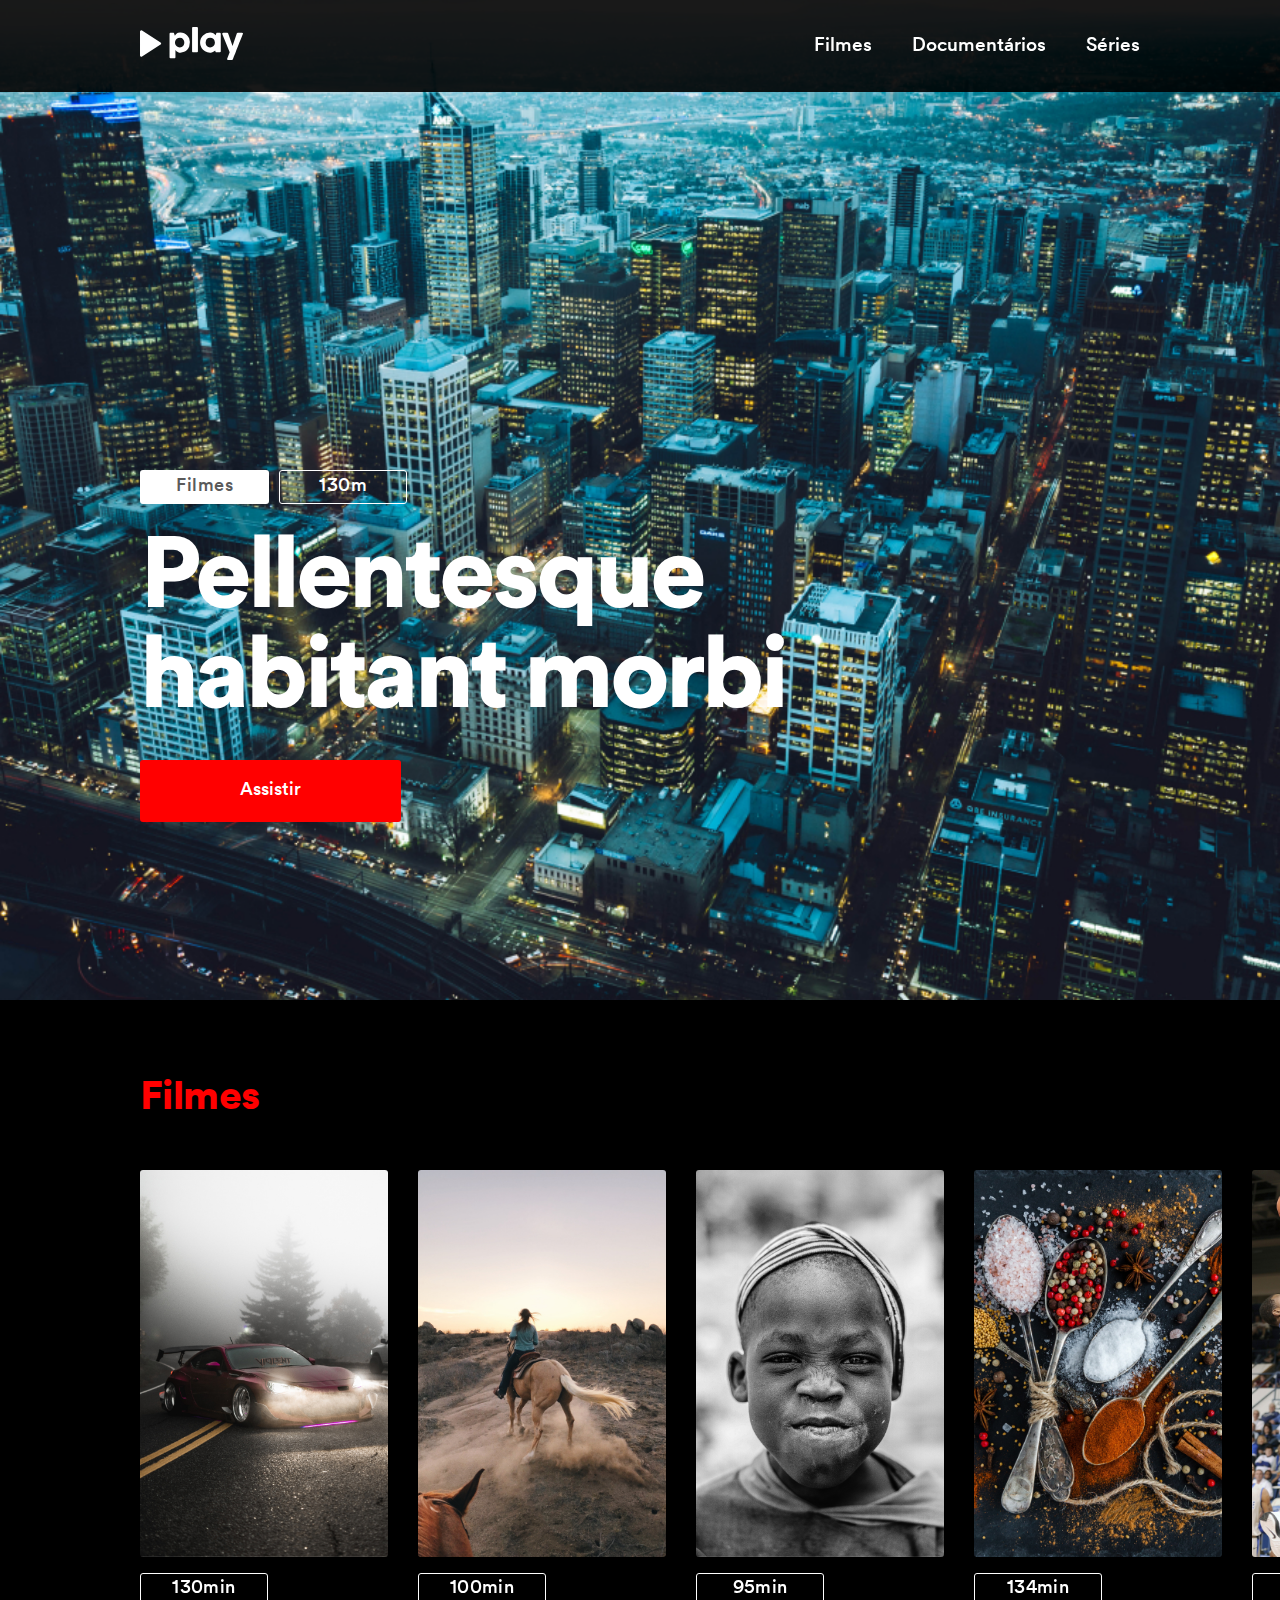
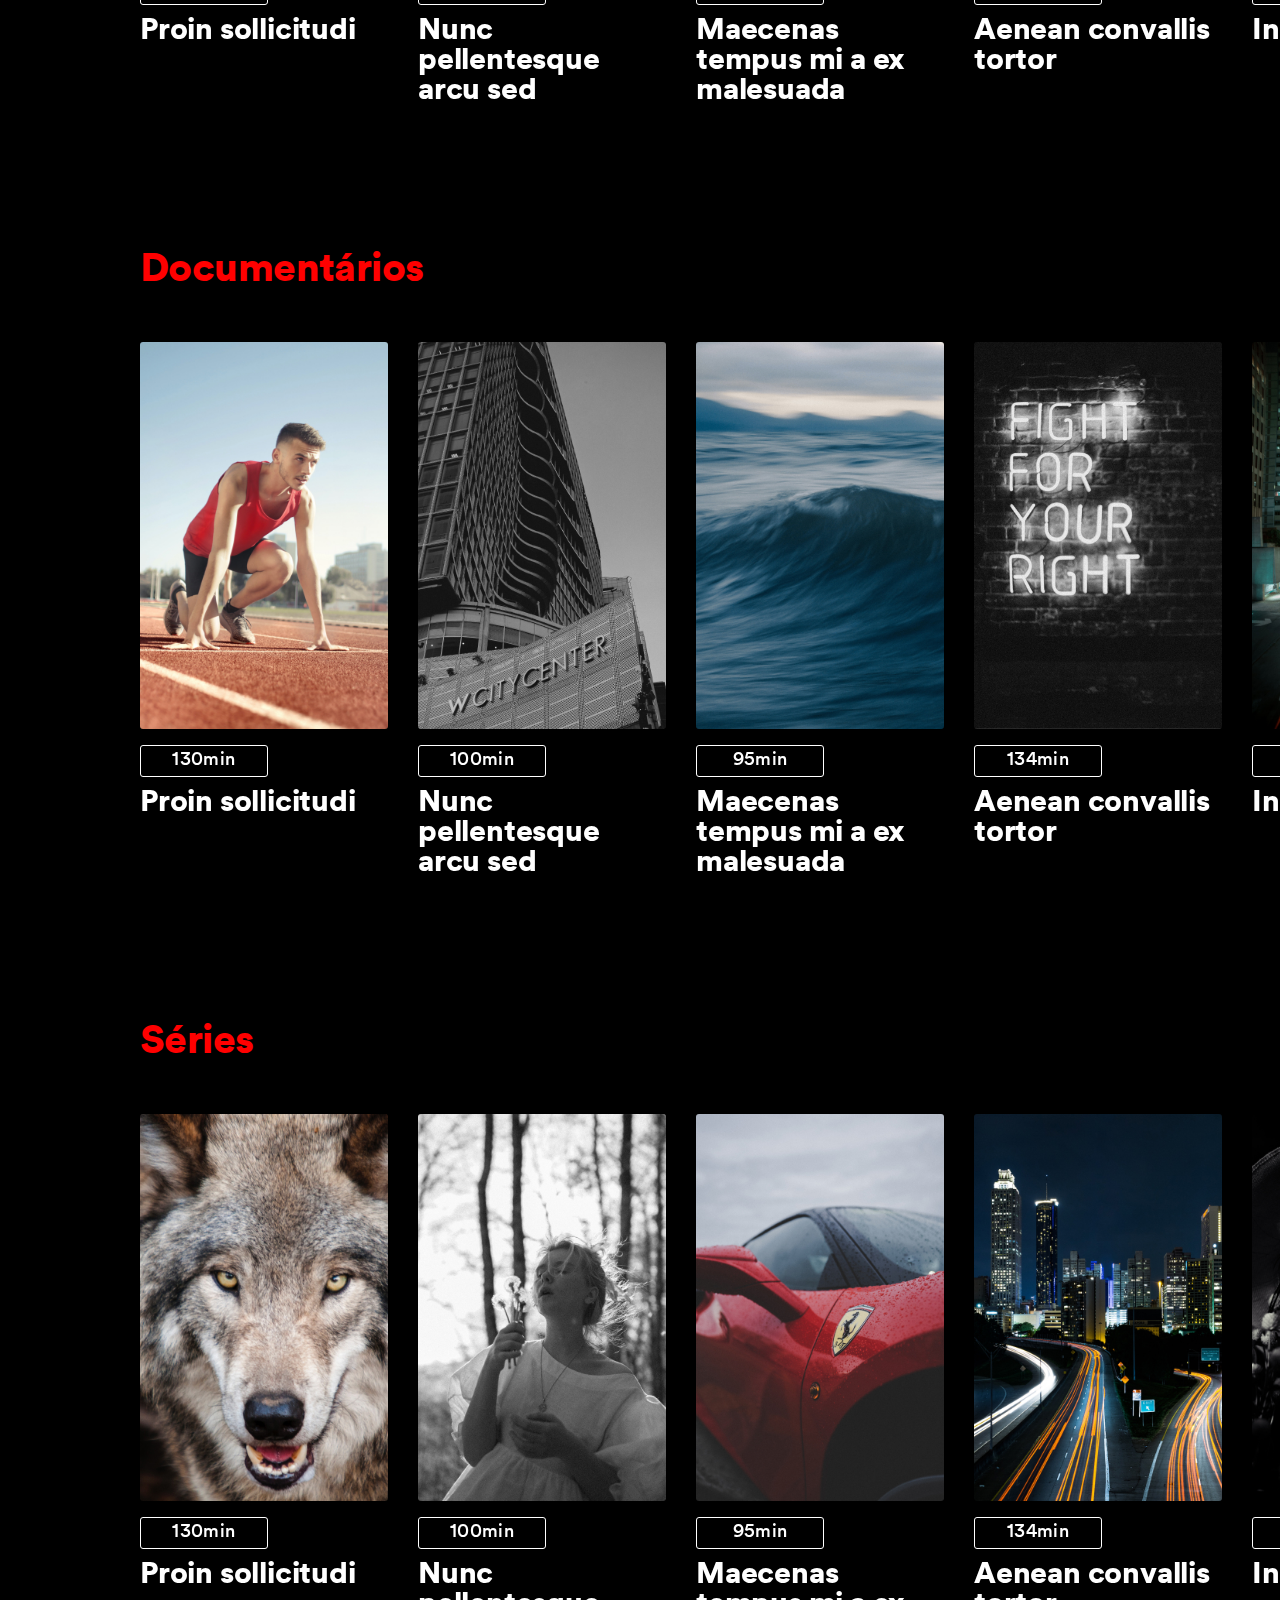
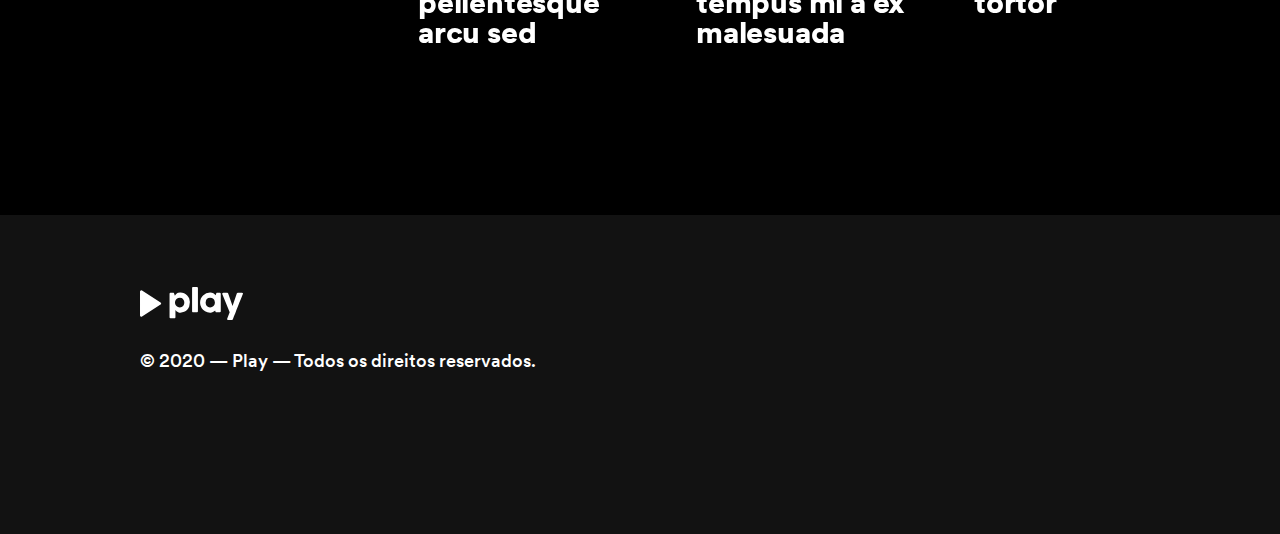
<file: index.html>
<!DOCTYPE html>
<html lang="pt-br">
  <head>
    <meta charset="UTF-8" />
    <meta name="viewport" content="width=device-width, initial-scale=1.0" />

    <!-- Link Swiper's CSS -->
    <link
      rel="stylesheet"
      href="https://unpkg.com/swiper@8/swiper-bundle.min.css"
    />

    <link rel="stylesheet" href="assets/css/style.css" />
    <title>Play</title>
  </head>
  <body>
    <!-- HEADER -->
    <header class="header" id="header">
      <nav class="nav container">
        <a class="nav__logo" href="/">
          <img src="/assets/img/logo.svg" alt="Logo Play" />
        </a>

        <div class="nav__menu" id="nav-menu">
          <ul class="nav__list">
            <li class="nav__item">
              <a href="/filmes.html" class="nav__link">
                <svg
                  class="nav__icon"
                  width="24"
                  height="22"
                  viewBox="0 0 24 16"
                  fill="none"
                  xmlns="http://www.w3.org/2000/svg"
                >
                  <path
                    d="M23.458 2.111C23.2946 2.02683 23.1113 1.9893 22.928 2.00253C22.7447 2.01576 22.5686 2.07924 22.419 2.186L17 6.057V3C17 2.20435 16.6839 1.44129 16.1213 0.87868C15.5587 0.316071 14.7956 0 14 0H3C2.20435 0 1.44129 0.316071 0.87868 0.87868C0.31607 1.44129 0 2.20435 0 3L0 13C0 13.7956 0.31607 14.5587 0.87868 15.1213C1.44129 15.6839 2.20435 16 3 16H14C14.7956 16 15.5587 15.6839 16.1213 15.1213C16.6839 14.5587 17 13.7956 17 13V9.943L22.419 13.813C22.5881 13.9351 22.7915 14.0005 23 14C23.1592 13.9996 23.316 13.9619 23.458 13.89C23.6214 13.8058 23.7585 13.6782 23.8541 13.5212C23.9497 13.3642 24.0002 13.1838 24 13V3C24 2.81633 23.9494 2.63621 23.8538 2.4794C23.7582 2.32258 23.6213 2.19512 23.458 2.111ZM15 13C15 13.2652 14.8946 13.5196 14.7071 13.7071C14.5196 13.8946 14.2652 14 14 14H3C2.73478 14 2.48043 13.8946 2.29289 13.7071C2.10536 13.5196 2 13.2652 2 13V3C2 2.73478 2.10536 2.48043 2.29289 2.29289C2.48043 2.10536 2.73478 2 3 2H14C14.2652 2 14.5196 2.10536 14.7071 2.29289C14.8946 2.48043 15 2.73478 15 3V13ZM22 11.057L17.721 8L22 4.943V11.057Z"
                    fill="white"
                  />
                </svg>
                <span class="nav__name">Filmes</span>
              </a>
            </li>

            <li class="nav__item">
              <a href="/documentarios.html" class="nav__link">
                <svg
                  class="nav__icon"
                  width="22"
                  height="22"
                  viewBox="0 0 22 22"
                  fill="none"
                  xmlns="http://www.w3.org/2000/svg"
                >
                  <path
                    d="M18.82 0H3.18C2.33694 0.00105846 1.52871 0.336433 0.93257 0.93257C0.336433 1.52871 0.00105846 2.33694 0 3.18V18.82C0.00105846 19.6631 0.336433 20.4713 0.93257 21.0674C1.52871 21.6636 2.33694 21.9989 3.18 22H18.82C19.6631 21.9989 20.4713 21.6636 21.0674 21.0674C21.6636 20.4713 21.9989 19.6631 22 18.82V3.18C21.9989 2.33694 21.6636 1.52871 21.0674 0.93257C20.4713 0.336433 19.6631 0.00105846 18.82 0V0ZM17 7H20V10H17V7ZM15 10H7V2H15V10ZM5 10H2V7H5V10ZM2 12H5V15H2V12ZM7 12H15V20H7V12ZM17 12H20V15H17V12ZM20 3.18V5H17V2H18.82C19.1329 2.00026 19.4329 2.12467 19.6541 2.34591C19.8753 2.56714 19.9997 2.86713 20 3.18V3.18ZM3.18 2H5V5H2V3.18C2.00026 2.86713 2.12467 2.56714 2.34591 2.34591C2.56714 2.12467 2.86713 2.00026 3.18 2V2ZM2 18.82V17H5V20H3.18C2.86713 19.9997 2.56714 19.8753 2.34591 19.6541C2.12467 19.4329 2.00026 19.1329 2 18.82V18.82ZM18.82 20H17V17H20V18.82C19.9997 19.1329 19.8753 19.4329 19.6541 19.6541C19.4329 19.8753 19.1329 19.9997 18.82 20V20Z"
                    fill="white"
                  />
                </svg>
                <span class="nav__name">Documentários</span>
              </a>
            </li>

            <li class="nav__item">
              <a href="/series.html" class="nav__link">
                <svg
                  class="nav__icon"
                  width="22"
                  height="22"
                  viewBox="0 0 22 22"
                  fill="none"
                  xmlns="http://www.w3.org/2000/svg"
                >
                  <g clip-path="url(#clip0_201_4)">
                    <path
                      d="M11 0C8.82441 0 6.69767 0.645139 4.88873 1.85383C3.07979 3.06253 1.66989 4.78049 0.83733 6.79048C0.00476617 8.80047 -0.213071 11.0122 0.211367 13.146C0.635804 15.2798 1.68345 17.2398 3.22183 18.7782C4.76021 20.3166 6.72022 21.3642 8.85401 21.7886C10.9878 22.2131 13.1995 21.9952 15.2095 21.1627C17.2195 20.3301 18.9375 18.9202 20.1462 17.1113C21.3549 15.3023 22 13.1756 22 11C21.9966 8.08367 20.8365 5.28778 18.7744 3.22563C16.7122 1.16347 13.9163 0.00344047 11 0V0ZM11 20C9.21997 20 7.47992 19.4722 5.99987 18.4832C4.51983 17.4943 3.36628 16.0887 2.68509 14.4442C2.0039 12.7996 1.82567 10.99 2.17294 9.24419C2.5202 7.49836 3.37737 5.89471 4.63604 4.63604C5.89472 3.37737 7.49836 2.5202 9.24419 2.17293C10.99 1.82567 12.7996 2.0039 14.4442 2.68508C16.0887 3.36627 17.4943 4.51983 18.4832 5.99987C19.4722 7.47991 20 9.21997 20 11C19.9974 13.3861 19.0483 15.6738 17.361 17.361C15.6738 19.0483 13.3861 19.9974 11 20V20Z"
                      fill="white"
                    />
                    <path
                      d="M15.555 10.1679L9.555 6.16791C9.4044 6.06743 9.22935 6.00972 9.04852 6.00093C8.86769 5.99215 8.68786 6.03262 8.52823 6.11803C8.3686 6.20344 8.23516 6.33058 8.14213 6.4859C8.04909 6.64121 7.99997 6.81886 8 6.99991V14.9999C7.99997 15.1809 8.04909 15.3586 8.14213 15.5139C8.23516 15.6692 8.3686 15.7964 8.52823 15.8818C8.68786 15.9672 8.86769 16.0077 9.04852 15.9989C9.22935 15.9901 9.4044 15.9324 9.555 15.8319L15.555 11.8319C15.692 11.7406 15.8043 11.6169 15.8819 11.4717C15.9596 11.3266 16.0002 11.1645 16.0002 10.9999C16.0002 10.8353 15.9596 10.6732 15.8819 10.5281C15.8043 10.3829 15.692 10.2592 15.555 10.1679ZM10 13.1319V8.86891L13.2 10.9999L10 13.1319Z"
                      fill="white"
                    />
                  </g>
                  <defs>
                    <clipPath id="clip0_201_4">
                      <rect width="22" height="22" fill="white" />
                    </clipPath>
                  </defs>
                </svg>
                <span class="nav__name">Séries</span>
              </a>
            </li>
          </ul>
        </div>
      </nav>
    </header>

    <main>
      <!-- Banner -->
      <section class="banner">
        <div class="container">
          <div class="banner__info">
            <div class="banner__info__category">Filmes</div>
            <div class="banner__info__minutes">130m</div>
          </div>

          <h1 class="banner__title">Pellentesque habitant morbi</h1>
          <a href="/page-movie.html">
            <button class="banner__btn">Assistir</button>
          </a>
        </div>
      </section>

      <!-- Swiper [FILMES] -->
      <section class="container swiper mySwiper">
        <h2 class="swiper-title ">Filmes</h2>
        <div class="swiper-wrapper ">
          <!-- Slides -->
          <!-- 01 Slide -->
          <div class="swiper-slide">
            <a href="/page-movie.html">
              <div class="swiper-container-img">
                <img
                  src="/assets/img/pexels-gabriel-hohol-3593922-thumb.jpg"
                  alt=""
                />
              </div>
              <button class="swiper-slide-btn">130min</button>
              <h3 class="swiper-slide-title">Proin sollicitudi</h3>
            </a>
          </div>

          <!-- 02 Slide -->
          <div class="swiper-slide">
            <a href="/page-movie.html">
              <div class="swiper-container-img">
                <img
                  src="/assets/img/pexels-ivy-son-3490257-thumb.jpg"
                  alt=""
                />
              </div>
              <button class="swiper-slide-btn">100min</button>
              <h3 class="swiper-slide-title">Nunc pellentesque arcu sed</h3>
            </a>
          </div>

          <!-- 03 Slide -->
          <div class="swiper-slide">
            <a href="/page-movie.html">
              <div class="swiper-container-img">
                <img
                  src="/assets/img/pexels-dazzle-jam-1190208-thumb.jpg"
                  alt=""
                />
              </div>
              <button class="swiper-slide-btn">95min</button>
              <h3 class="swiper-slide-title">
                Maecenas tempus mi a ex malesuada
              </h3>
            </a>
          </div>

          <!-- 04 Slide -->
          <div class="swiper-slide">
            <a href="/page-movie.html">
              <div class="swiper-container-img">
                <img src="/assets/img/pexels-pixabay-277253-thumb.jpg" alt="" />
              </div>
              <button class="swiper-slide-btn">134min</button>
              <h3 class="swiper-slide-title">Aenean convallis tortor</h3>
            </a>
          </div>

          <!-- 05 Slide -->
          <div class="swiper-slide">
            <a href="/page-movie.html">
              <div class="swiper-container-img">
                <img src="/assets/img/pexels-pixabay-2346-thumb.jpg" alt="" />
              </div>
              <button class="swiper-slide-btn">113min</button>
              <h3 class="swiper-slide-title">In mattis</h3>
            </a>
          </div>

          <!-- 06 Slide -->
          <div class="swiper-slide">
            <a href="/page-movie.html">
              <div class="swiper-container-img">
                <img
                  src="/assets/img/pexels-francesco-ungaro-1525041-thumb.jpg"
                  alt=""
                />
              </div>
              <button class="swiper-slide-btn">121min</button>
              <h3 class="swiper-slide-title">Aliquam accumsan nulla</h3>
            </a>
          </div>

          <!-- 07 Slide -->
          <div class="swiper-slide">
            <a href="/page-movie.html">
              <div class="swiper-container-img">
                <img
                  src="/assets/img/pexels-chris-peeters-12801-thumb.jpg"
                  alt=""
                />
              </div>
              <button class="swiper-slide-btn">130min</button>
              <h3 class="swiper-slide-title">Duis molestie ligula eget</h3>
            </a>
          </div>

          <!-- 08 Slide -->
          <div class="swiper-slide">
            <a href="/page-movie.html">
              <div class="swiper-container-img">
                <img
                  src="/assets/img/pexels-karley-saagi-2062882-thumb.jpg"
                  alt=""
                />
              </div>
              <button class="swiper-slide-btn">130min</button>
              <h3 class="swiper-slide-title">Duis molestie ligula eget</h3>
            </a>
          </div>

          <!-- 09 Slide -->
          <div class="swiper-slide">
            <a href="/page-movie.html">
              <div class="swiper-container-img">
                <img
                  src="/assets/img/pexels-perchek-industrie-5451980-thumb.jpg"
                  alt=""
                />
              </div>
              <button class="swiper-slide-btn">130min</button>
              <h3 class="swiper-slide-title">Duis molestie ligula eget</h3>
            </a>
          </div>
        </div>
      </section>

      <!-- Swiper [DOCUMENTARIOS]-->
      <section class="container swiper mySwiper">
        <h2 class="swiper-title">Documentários</h2>
        <div class="swiper-wrapper">
          <!-- Slides -->
          <!-- 01 Slide -->
          <div class="swiper-slide">
            <a href="/page-movie.html">
              <div class="swiper-container-img">
                <img
                  src="/assets/img/pexels-andrea-piacquadio-3760259-thumb.jpg"
                  alt=""
                />
              </div>
              <button class="swiper-slide-btn">130min</button>
              <h3 class="swiper-slide-title">Proin sollicitudi</h3>
            </a>
          </div>

          <!-- 02 Slide -->
          <div class="swiper-slide">
            <a href="/page-movie.html">
              <div class="swiper-container-img">
                <img
                  src="/assets/img/pexels-jayson-marquez-4850412-thumb.jpg"
                  alt=""
                />
              </div>
              <button class="swiper-slide-btn">100min</button>
              <h3 class="swiper-slide-title">Nunc pellentesque arcu sed</h3>
            </a>
          </div>

          <!-- 03 Slide -->
          <div class="swiper-slide">
            <a href="/page-movie.html">
              <div class="swiper-container-img">
                <img
                  src="/assets/img/pexels-rafael-paul-4797134-thumb.jpg"
                  alt=""
                />
              </div>
              <button class="swiper-slide-btn">95min</button>
              <h3 class="swiper-slide-title">
                Maecenas tempus mi a ex malesuada
              </h3>
            </a>
          </div>

          <!-- 04 Slide -->
          <div class="swiper-slide">
            <a href="/page-movie.html">
              <div class="swiper-container-img">
                <img
                  src="/assets/img/pexels-cottonbro-4753879-thumb.jpg"
                  alt=""
                />
              </div>
              <button class="swiper-slide-btn">134min</button>
              <h3 class="swiper-slide-title">Aenean convallis tortor</h3>
            </a>
          </div>

          <!-- 05 Slide -->
          <div class="swiper-slide">
            <a href="/page-movie.html">
              <div class="swiper-container-img">
                <img
                  src="/assets/img/pexels-kehn-hermano-3849167-thumb.jpg"
                  alt=""
                />
              </div>
              <button class="swiper-slide-btn">113min</button>
              <h3 class="swiper-slide-title">In mattis</h3>
            </a>
          </div>

          <!-- 06 Slide -->
          <div class="swiper-slide">
            <a href="/page-movie.html">
              <div class="swiper-container-img">
                <img
                  src="/assets/img/pexels-thiago-matos-4576085-thumb.jpg"
                  alt=""
                />
              </div>
              <button class="swiper-slide-btn">121min</button>
              <h3 class="swiper-slide-title">Aliquam accumsan nulla</h3>
            </a>
          </div>

          <!-- 07 Slide -->
          <div class="swiper-slide">
            <a href="/page-movie.html">
              <div class="swiper-container-img">
                <img
                  src="/assets/img/pexels-jayson-marquez-4850421-thumb.jpg"
                  alt=""
                />
              </div>
              <button class="swiper-slide-btn">130min</button>
              <h3 class="swiper-slide-title">Duis molestie ligula eget</h3>
            </a>
          </div>
        </div>
      </section>

      <!-- Swiper [SERIES]-->
      <section class="container swiper mySwiper">
        <h2 class="swiper-title">Séries</h2>
        <div class="swiper-wrapper">
          <!-- Slides -->
          <!-- 01 Slide -->
          <div class="swiper-slide">
            <a href="/page-movie.html">
              <div class="swiper-container-img">
                <img src="/assets/img/pexels-steve-682375-thumb.jpg" alt="" />
              </div>
              <button class="swiper-slide-btn">130min</button>
              <h3 class="swiper-slide-title">Proin sollicitudi</h3>
            </a>
          </div>

          <!-- 02 Slide -->
          <div class="swiper-slide">
            <a href="/page-movie.html">
              <div class="swiper-container-img">
                <img
                  src="/assets/img/pexels-anastasia-shuraeva-4513214-thumb.jpg"
                  alt=""
                />
              </div>
              <button class="swiper-slide-btn">100min</button>
              <h3 class="swiper-slide-title">Nunc pellentesque arcu sed</h3>
            </a>
          </div>

          <!-- 03 Slide -->
          <div class="swiper-slide">
            <a href="/page-movie.html">
              <div class="swiper-container-img">
                <img
                  src="/assets/img/pexels-zachary-debottis-2568539-thumb.jpg"
                  alt=""
                />
              </div>
              <button class="swiper-slide-btn">95min</button>
              <h3 class="swiper-slide-title">
                Maecenas tempus mi a ex malesuada
              </h3>
            </a>
          </div>

          <!-- 04 Slide -->
          <div class="swiper-slide">
            <a href="/page-movie.html">
              <div class="swiper-container-img">
                <img
                  src="/assets/img/pexels-joey-kyber-134643-thumb.jpg"
                  alt=""
                />
              </div>
              <button class="swiper-slide-btn">134min</button>
              <h3 class="swiper-slide-title">Aenean convallis tortor</h3>
            </a>
          </div>

          <!-- 05 Slide -->
          <div class="swiper-slide">
            <a href="/page-movie.html">
              <div class="swiper-container-img">
                <img
                  src="/assets/img/pexels-paul-kerby-genil-3703961-thumb.jpg"
                  alt=""
                />
              </div>
              <button class="swiper-slide-btn">113min</button>
              <h3 class="swiper-slide-title">In mattis</h3>
            </a>
          </div>

          <!-- 06 Slide -->
          <div class="swiper-slide">
            <a href="/page-movie.html">
              <div class="swiper-container-img">
                <img
                  src="/assets/img/pexels-ekaterina-belinskaya-4674351-thumb.jpg"
                  alt=""
                />
              </div>
              <button class="swiper-slide-btn">121min</button>
              <h3 class="swiper-slide-title">Aliquam accumsan nulla</h3>
            </a>
          </div>

          <!-- 07 Slide -->
          <div class="swiper-slide">
            <a href="/page-movie.html">
              <div class="swiper-container-img">
                <img
                  src="/assets/img/pexels-burak-k-1253049-thumb.jpg"
                  alt=""
                />
              </div>
              <button class="swiper-slide-btn">130min</button>
              <h3 class="swiper-slide-title">Duis molestie ligula eget</h3>
            </a>
          </div>
        </div>
      </section>
    </main>

    <footer class="footer">
      <div class=" container footer__contents">
        <img class="footer__logo" src="/assets/img/logo.svg" alt="Logo Play" />
        <p class="footer__copy">
          © 2020 — Play — Todos os direitos reservados.
        </p>
      </div>
    </footer>

    <!-- Swiper JS -->
    <script src="https://unpkg.com/swiper@8/swiper-bundle.min.js"></script>

    <script src="/assets/js/main.js"></script>
  </body>
</html>
</file>
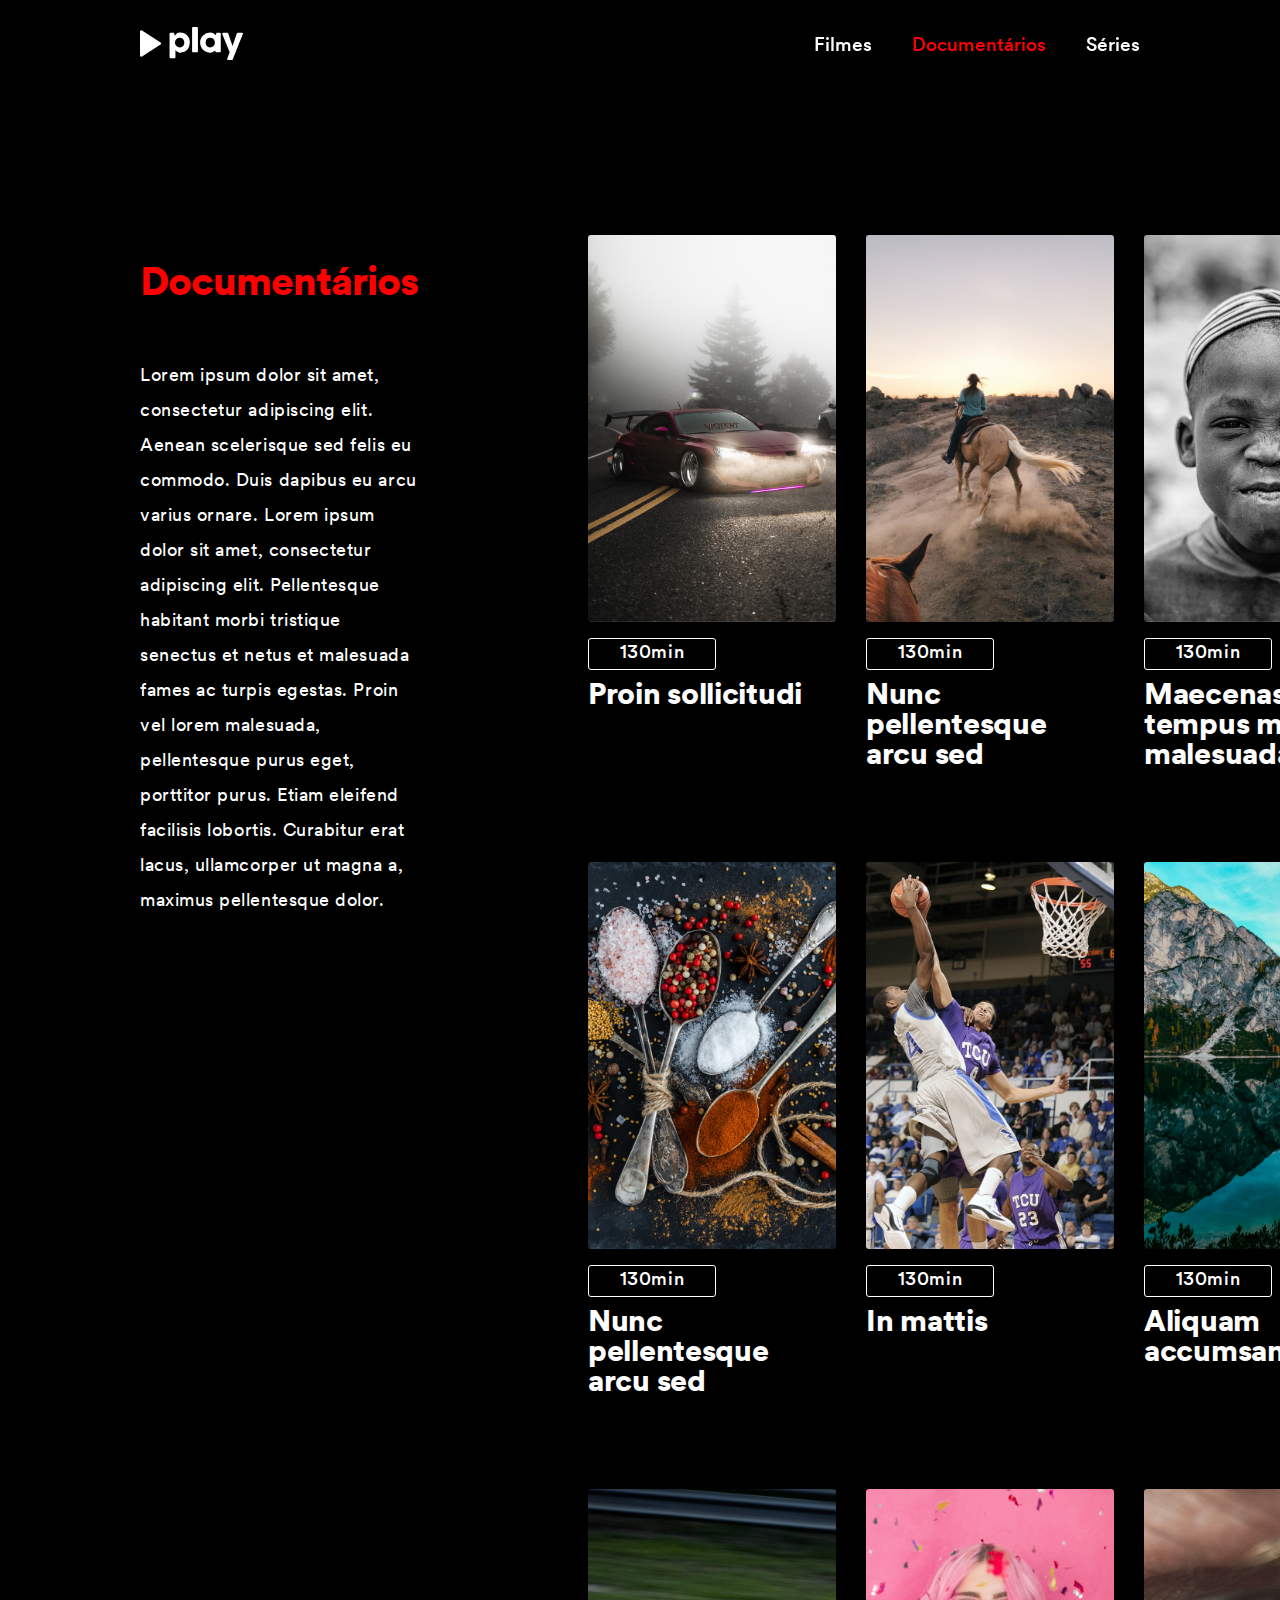
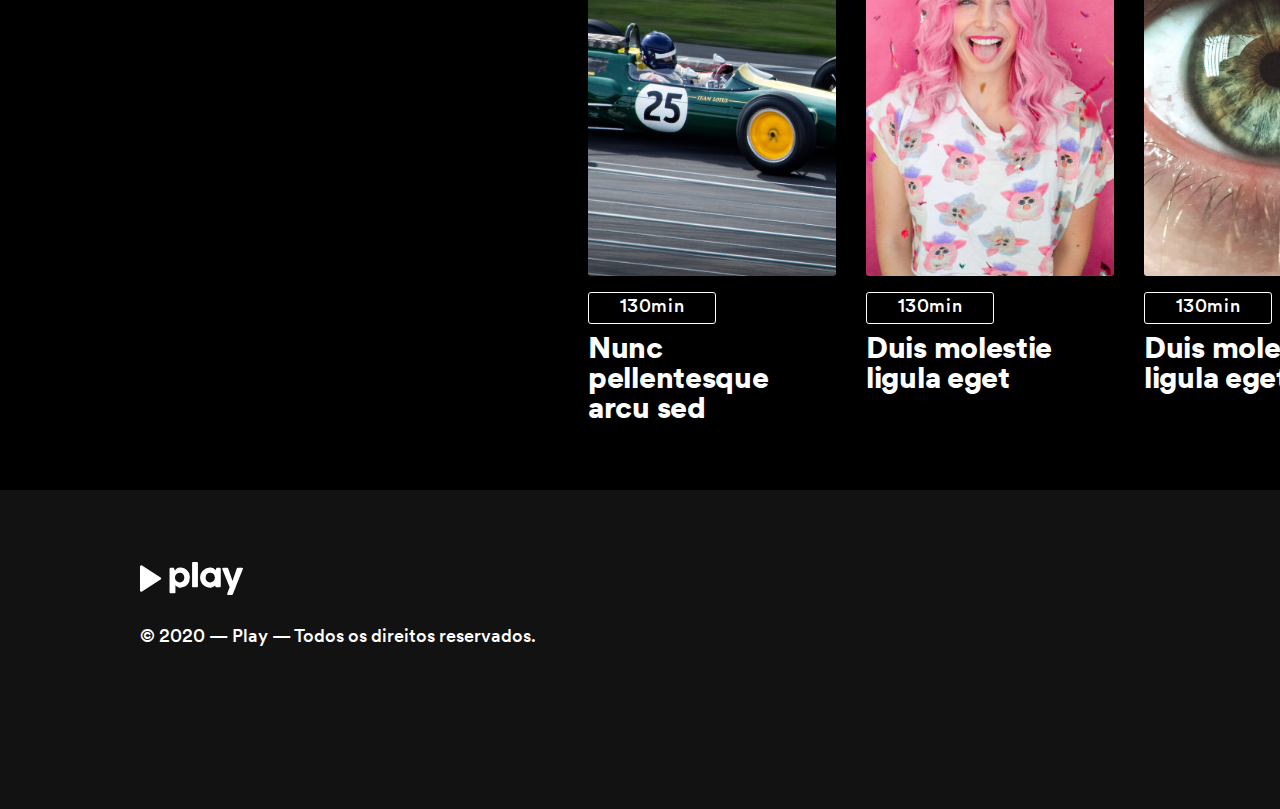
<file: documentarios.html>
<!DOCTYPE html>
<html lang="pt-br">
  <head>
    <meta charset="UTF-8" />
    <meta name="viewport" content="width=device-width, initial-scale=1.0" />

    <link rel="stylesheet" href="assets/css/style.css" />
    <title>Play - Documentários</title>
  </head>
  <body>
    <!-- HEADER -->
    <header class="header" id="header">
      <nav class="nav container">
        <a href="/" class="nav__logo"
          ><img src="/assets/img/logo.svg" alt="Logo Play"
        /></a>

        <div class="nav__menu" id="nav-menu">
          <ul class="nav__list">
            <li class="nav__item ">
              <a href="/filmes.html" class="nav__link">
                <svg
                  class="nav__icon"
                  width="24"
                  height="22"
                  viewBox="0 0 24 16"
                  fill="none"
                  xmlns="http://www.w3.org/2000/svg"
                >
                  <path
                    d="M23.458 2.111C23.2946 2.02683 23.1113 1.9893 22.928 2.00253C22.7447 2.01576 22.5686 2.07924 22.419 2.186L17 6.057V3C17 2.20435 16.6839 1.44129 16.1213 0.87868C15.5587 0.316071 14.7956 0 14 0H3C2.20435 0 1.44129 0.316071 0.87868 0.87868C0.31607 1.44129 0 2.20435 0 3L0 13C0 13.7956 0.31607 14.5587 0.87868 15.1213C1.44129 15.6839 2.20435 16 3 16H14C14.7956 16 15.5587 15.6839 16.1213 15.1213C16.6839 14.5587 17 13.7956 17 13V9.943L22.419 13.813C22.5881 13.9351 22.7915 14.0005 23 14C23.1592 13.9996 23.316 13.9619 23.458 13.89C23.6214 13.8058 23.7585 13.6782 23.8541 13.5212C23.9497 13.3642 24.0002 13.1838 24 13V3C24 2.81633 23.9494 2.63621 23.8538 2.4794C23.7582 2.32258 23.6213 2.19512 23.458 2.111ZM15 13C15 13.2652 14.8946 13.5196 14.7071 13.7071C14.5196 13.8946 14.2652 14 14 14H3C2.73478 14 2.48043 13.8946 2.29289 13.7071C2.10536 13.5196 2 13.2652 2 13V3C2 2.73478 2.10536 2.48043 2.29289 2.29289C2.48043 2.10536 2.73478 2 3 2H14C14.2652 2 14.5196 2.10536 14.7071 2.29289C14.8946 2.48043 15 2.73478 15 3V13ZM22 11.057L17.721 8L22 4.943V11.057Z"
                    fill="white"
                  />
                </svg>
                <span class="nav__name">Filmes</span>
              </a>
            </li>

            <li class="nav__item">
              <a href="/documentarios.html" class="nav__link nav__link-active">
                <svg
                  class="nav__icon nav__icon-active"
                  width="22"
                  height="22"
                  viewBox="0 0 22 22"
                  fill="none"
                  xmlns="http://www.w3.org/2000/svg"
                >
                  <path
                    d="M18.82 0H3.18C2.33694 0.00105846 1.52871 0.336433 0.93257 0.93257C0.336433 1.52871 0.00105846 2.33694 0 3.18V18.82C0.00105846 19.6631 0.336433 20.4713 0.93257 21.0674C1.52871 21.6636 2.33694 21.9989 3.18 22H18.82C19.6631 21.9989 20.4713 21.6636 21.0674 21.0674C21.6636 20.4713 21.9989 19.6631 22 18.82V3.18C21.9989 2.33694 21.6636 1.52871 21.0674 0.93257C20.4713 0.336433 19.6631 0.00105846 18.82 0V0ZM17 7H20V10H17V7ZM15 10H7V2H15V10ZM5 10H2V7H5V10ZM2 12H5V15H2V12ZM7 12H15V20H7V12ZM17 12H20V15H17V12ZM20 3.18V5H17V2H18.82C19.1329 2.00026 19.4329 2.12467 19.6541 2.34591C19.8753 2.56714 19.9997 2.86713 20 3.18V3.18ZM3.18 2H5V5H2V3.18C2.00026 2.86713 2.12467 2.56714 2.34591 2.34591C2.56714 2.12467 2.86713 2.00026 3.18 2V2ZM2 18.82V17H5V20H3.18C2.86713 19.9997 2.56714 19.8753 2.34591 19.6541C2.12467 19.4329 2.00026 19.1329 2 18.82V18.82ZM18.82 20H17V17H20V18.82C19.9997 19.1329 19.8753 19.4329 19.6541 19.6541C19.4329 19.8753 19.1329 19.9997 18.82 20V20Z"
                    fill="white"
                  />
                </svg>
                <span class="nav__name">Documentários</span>
              </a>
            </li>

            <li class="nav__item">
              <a href="/series.html" class="nav__link">
                <svg class="nav__icon"
                  width="22"
                  height="22"
                  viewBox="0 0 22 22"
                  fill="none"
                  xmlns="http://www.w3.org/2000/svg"
                >
                  <g clip-path="url(#clip0_201_4)">
                    <path
                      d="M11 0C8.82441 0 6.69767 0.645139 4.88873 1.85383C3.07979 3.06253 1.66989 4.78049 0.83733 6.79048C0.00476617 8.80047 -0.213071 11.0122 0.211367 13.146C0.635804 15.2798 1.68345 17.2398 3.22183 18.7782C4.76021 20.3166 6.72022 21.3642 8.85401 21.7886C10.9878 22.2131 13.1995 21.9952 15.2095 21.1627C17.2195 20.3301 18.9375 18.9202 20.1462 17.1113C21.3549 15.3023 22 13.1756 22 11C21.9966 8.08367 20.8365 5.28778 18.7744 3.22563C16.7122 1.16347 13.9163 0.00344047 11 0V0ZM11 20C9.21997 20 7.47992 19.4722 5.99987 18.4832C4.51983 17.4943 3.36628 16.0887 2.68509 14.4442C2.0039 12.7996 1.82567 10.99 2.17294 9.24419C2.5202 7.49836 3.37737 5.89471 4.63604 4.63604C5.89472 3.37737 7.49836 2.5202 9.24419 2.17293C10.99 1.82567 12.7996 2.0039 14.4442 2.68508C16.0887 3.36627 17.4943 4.51983 18.4832 5.99987C19.4722 7.47991 20 9.21997 20 11C19.9974 13.3861 19.0483 15.6738 17.361 17.361C15.6738 19.0483 13.3861 19.9974 11 20V20Z"
                      fill="white"
                    />
                    <path
                      d="M15.555 10.1679L9.555 6.16791C9.4044 6.06743 9.22935 6.00972 9.04852 6.00093C8.86769 5.99215 8.68786 6.03262 8.52823 6.11803C8.3686 6.20344 8.23516 6.33058 8.14213 6.4859C8.04909 6.64121 7.99997 6.81886 8 6.99991V14.9999C7.99997 15.1809 8.04909 15.3586 8.14213 15.5139C8.23516 15.6692 8.3686 15.7964 8.52823 15.8818C8.68786 15.9672 8.86769 16.0077 9.04852 15.9989C9.22935 15.9901 9.4044 15.9324 9.555 15.8319L15.555 11.8319C15.692 11.7406 15.8043 11.6169 15.8819 11.4717C15.9596 11.3266 16.0002 11.1645 16.0002 10.9999C16.0002 10.8353 15.9596 10.6732 15.8819 10.5281C15.8043 10.3829 15.692 10.2592 15.555 10.1679ZM10 13.1319V8.86891L13.2 10.9999L10 13.1319Z"
                      fill="white"
                    />
                  </g>
                  <defs>
                    <clipPath id="clip0_201_4">
                      <rect width="22" height="22" fill="white" />
                    </clipPath>
                  </defs>
                </svg>
                <span class="nav__name">Séries</span>
              </a>
            </li>
          </ul>
        </div>
      </nav>
    </header>

    <main>
      <section class="container category">
        <div class="category__info">
          <h1 class="category__title">Documentários</h1>
          <p class="category__description">
            Lorem ipsum dolor sit amet, consectetur adipiscing elit. Aenean scelerisque sed felis eu commodo. Duis dapibus eu arcu varius ornare. Lorem ipsum dolor sit amet, consectetur adipiscing elit. Pellentesque habitant morbi tristique senectus et netus et malesuada fames ac turpis egestas. Proin vel lorem malesuada, pellentesque purus eget, porttitor purus. Etiam eleifend facilisis lobortis. Curabitur erat lacus, ullamcorper ut magna a, maximus pellentesque dolor.
          </p>
        </div>
        
        

        <div class="category__grid">
          <!-- 01 Slide -->
          <div class="category__grid__item">
            <a href="/page-movie.html">
              <div class="category__grid__img">
                <img
                  src="/assets/img/pexels-gabriel-hohol-3593922-thumb.jpg"
                  alt=""
                />
              </div>
              <button class="category__grid__btn">130min</button>
              <h3 class="category__grid__title">Proin sollicitudi</h3>
            </a>
          </div>

          <!-- 02 Slide -->
          <div class="category__grid__item">
            <a href="/page-movie.html">
              <div class="category__grid__img">
                <img
                  src="/assets/img/pexels-ivy-son-3490257-thumb.jpg"
                  alt=""
                />
              </div>
              <button class="category__grid__btn">130min</button>
              <h3 class="category__grid__title">Nunc pellentesque arcu sed</h3>
            </a>
          </div>

          <!-- 03 Slide -->
          <div class="category__grid__item">
            <a href="/page-movie.html">
              <div class="category__grid__img">
                <img
                  src="/assets/img/pexels-dazzle-jam-1190208-thumb.jpg"
                  alt=""
                />
              </div>
              <button class="category__grid__btn">130min</button>
              <h3 class="category__grid__title">Maecenas tempus mi a ex malesuada</h3>
            </a>
          </div>

          <!-- 04 Slide -->
          <div class="category__grid__item">
            <a href="/page-movie.html">
              <div class="category__grid__img">
                <img
                  src="/assets/img/pexels-pixabay-277253-thumb.jpg"
                  alt=""
                />
              </div>
              <button class="category__grid__btn">130min</button>
              <h3 class="category__grid__title">Nunc pellentesque arcu sed</h3>
            </a>
          </div>


          <!-- 05 Slide -->
          <div class="category__grid__item">
            <a href="/page-movie.html">
              <div class="category__grid__img">
                <img
                  src="/assets/img/pexels-pixabay-2346-thumb.jpg"
                  alt=""
                />
              </div>
              <button class="category__grid__btn">130min</button>
              <h3 class="category__grid__title">In mattis</h3>
            </a>
          </div>

          <!-- 06 Slide -->
          <div class="category__grid__item">
            <a href="/page-movie.html">
              <div class="category__grid__img">
                <img
                  src="/assets/img/pexels-francesco-ungaro-1525041-thumb.jpg"
                  alt=""
                />
              </div>
              <button class="category__grid__btn">130min</button>
              <h3 class="category__grid__title">Aliquam accumsan nulla</h3>
            </a>
          </div>

          <!-- 07 Slide -->
          <div class="category__grid__item">
            <a href="/page-movie.html">
              <div class="category__grid__img">
                <img
                  src="/assets/img/pexels-chris-peeters-12801-thumb.jpg"
                  alt=""
                />
              </div>
              <button class="category__grid__btn">130min</button>
              <h3 class="category__grid__title">Nunc pellentesque arcu sed</h3>
            </a>
          </div>

          <!-- 08 Slide -->
          <div class="category__grid__item">
            <a href="/page-movie.html">
              <div class="category__grid__img">
                <img
                  src="/assets/img/pexels-karley-saagi-2062882-thumb.jpg"
                  alt=""
                />
              </div>
              <button class="category__grid__btn">130min</button>
              <h3 class="category__grid__title">Duis molestie ligula eget</h3>
            </a>
          </div>

          <!-- 09 Slide -->
          <div class="category__grid__item">
            <a href="/page-movie.html">
              <div class="category__grid__img">
                <img
                  src="/assets/img/pexels-perchek-industrie-5451980-thumb.jpg"
                  alt=""
                />
              </div>
              <button class="category__grid__btn">130min</button>
              <h3 class="category__grid__title">Duis molestie ligula eget</h3>
            </a>
          </div>
        </div>
      </section>
    </main>

    <footer class="footer">
      <div class=" container footer__contents">
        <img class="footer__logo" src="/assets/img/logo.svg" alt="Logo Play" />
        <p class="footer__copy">
          © 2020 — Play — Todos os direitos reservados.
        </p>
      </div>
    </footer>

    <script src="/assets/js/main.js"></script>
  </body>
</html>
</file>
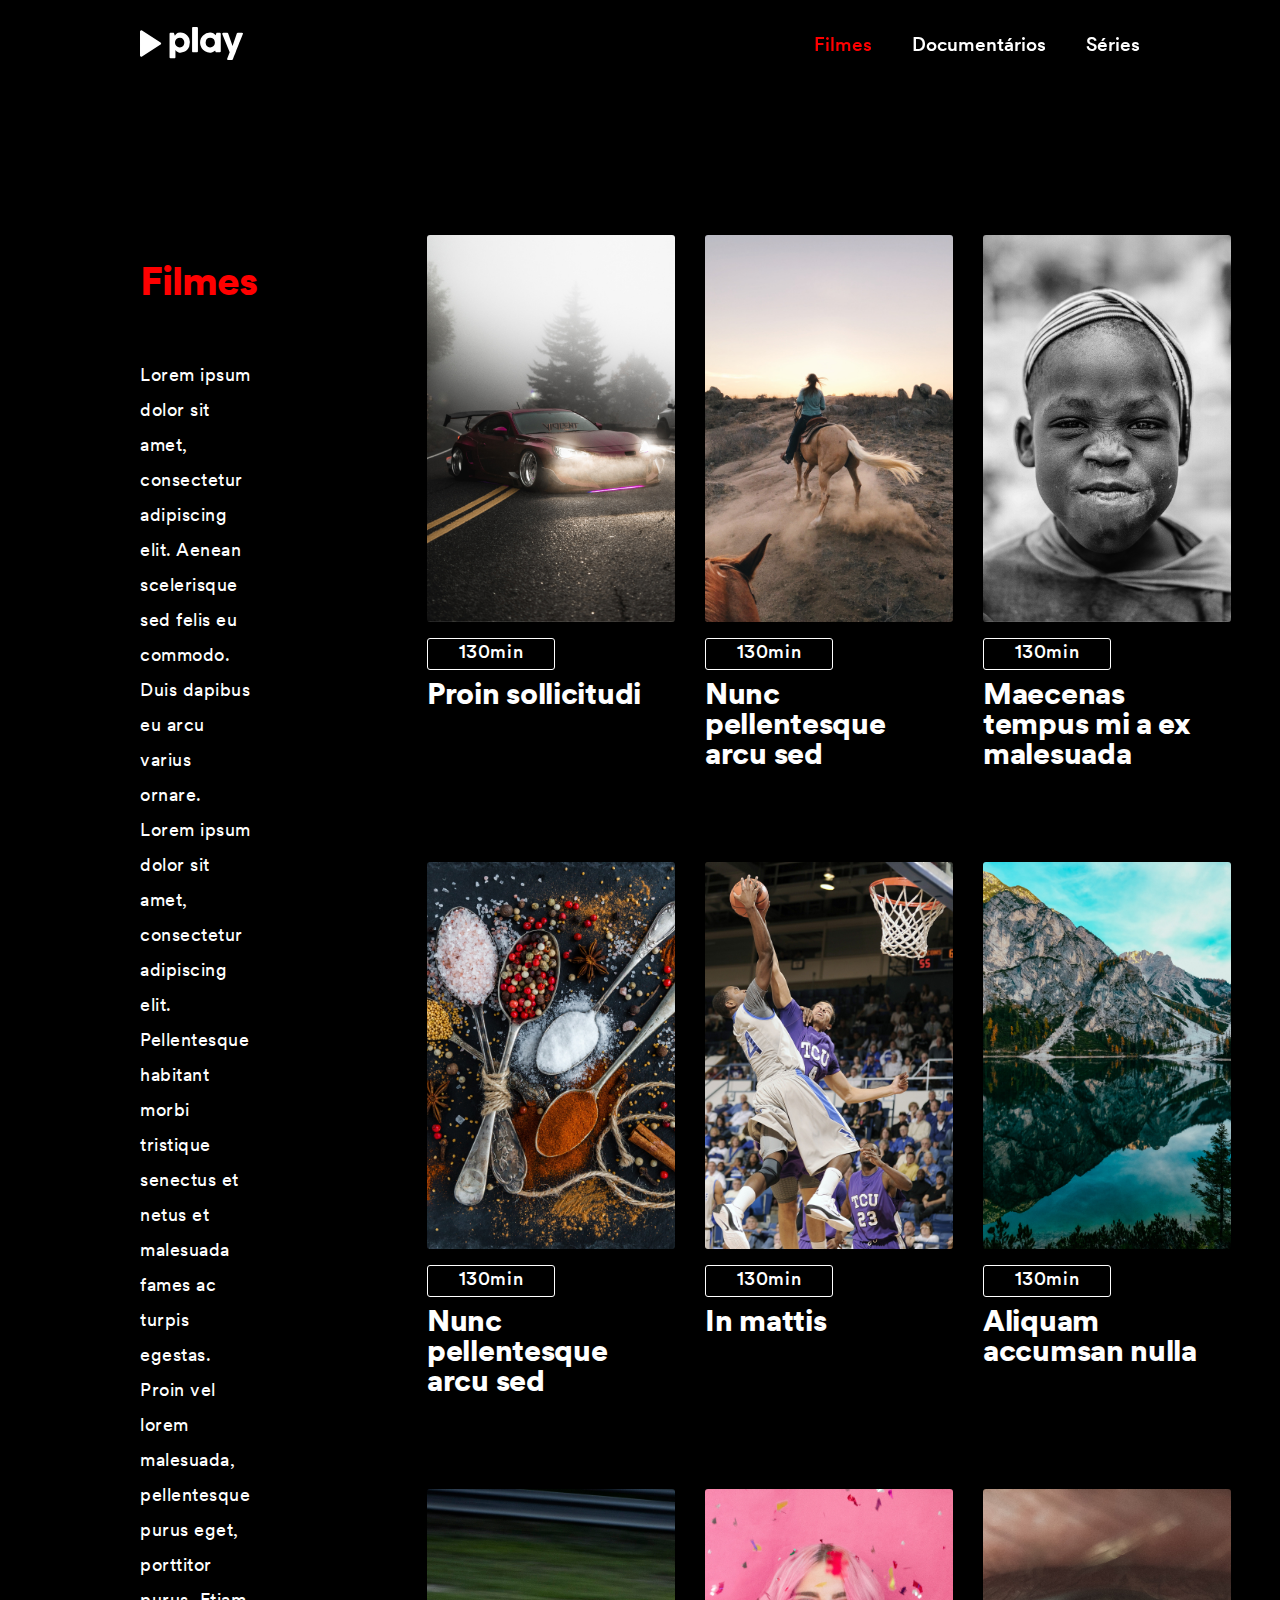
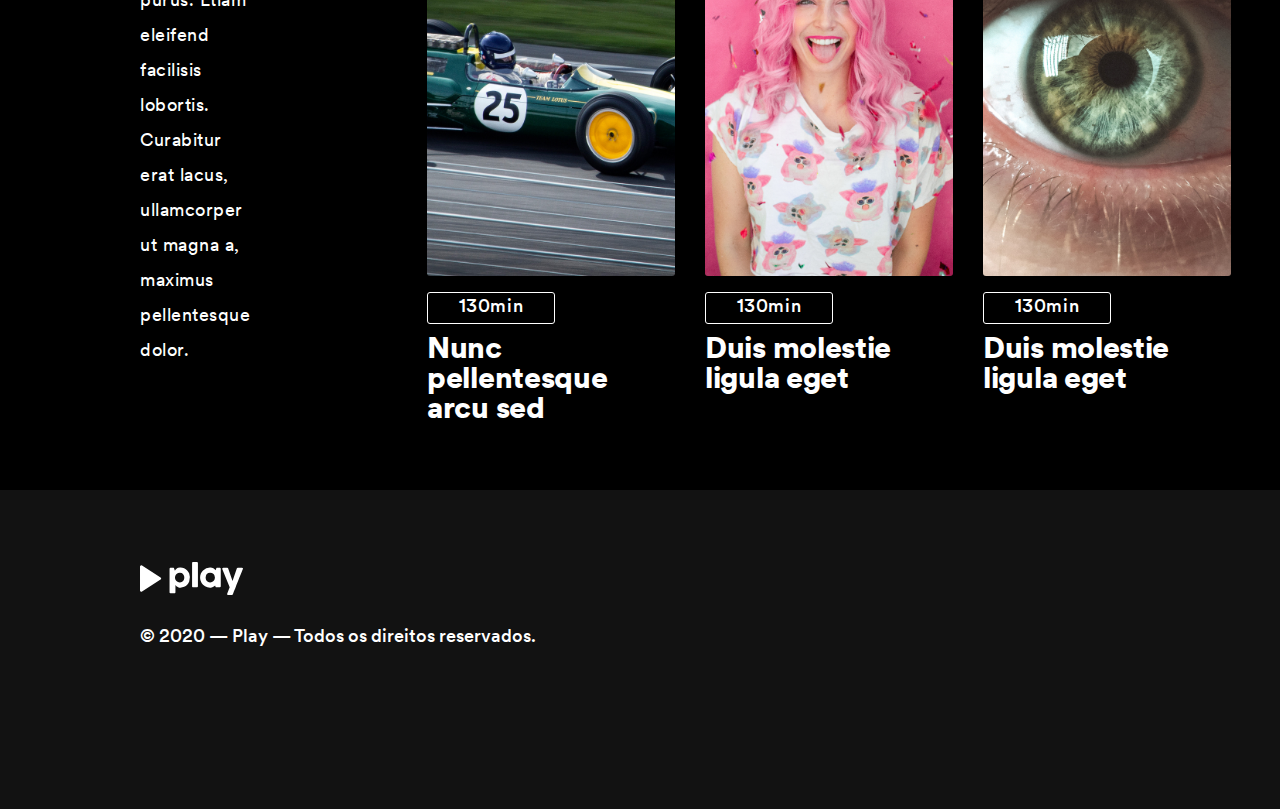
<file: filmes.html>
<!DOCTYPE html>
<html lang="pt-br">
  <head>
    <meta charset="UTF-8" />
    <meta name="viewport" content="width=device-width, initial-scale=1.0" />

    <link rel="stylesheet" href="assets/css/style.css" />
    <title>Play - Filmes</title>
  </head>
  <body>
    <!-- HEADER -->
    <header class="header" id="header">
      <nav class="nav container">
        <a href="/" class="nav__logo"
          ><img src="/assets/img/logo.svg" alt="Logo Play"
        /></a>

        <div class="nav__menu" id="nav-menu">
          <ul class="nav__list">
            <li class="nav__item">
              <a href="/filmes.html" class="nav__link nav__link-active">
                <svg
                  class="nav__icon nav__icon-active"
                  width="24"
                  height="22"
                  viewBox="0 0 24 16"
                  fill="none"
                  xmlns="http://www.w3.org/2000/svg"
                >
                  <path
                    d="M23.458 2.111C23.2946 2.02683 23.1113 1.9893 22.928 2.00253C22.7447 2.01576 22.5686 2.07924 22.419 2.186L17 6.057V3C17 2.20435 16.6839 1.44129 16.1213 0.87868C15.5587 0.316071 14.7956 0 14 0H3C2.20435 0 1.44129 0.316071 0.87868 0.87868C0.31607 1.44129 0 2.20435 0 3L0 13C0 13.7956 0.31607 14.5587 0.87868 15.1213C1.44129 15.6839 2.20435 16 3 16H14C14.7956 16 15.5587 15.6839 16.1213 15.1213C16.6839 14.5587 17 13.7956 17 13V9.943L22.419 13.813C22.5881 13.9351 22.7915 14.0005 23 14C23.1592 13.9996 23.316 13.9619 23.458 13.89C23.6214 13.8058 23.7585 13.6782 23.8541 13.5212C23.9497 13.3642 24.0002 13.1838 24 13V3C24 2.81633 23.9494 2.63621 23.8538 2.4794C23.7582 2.32258 23.6213 2.19512 23.458 2.111ZM15 13C15 13.2652 14.8946 13.5196 14.7071 13.7071C14.5196 13.8946 14.2652 14 14 14H3C2.73478 14 2.48043 13.8946 2.29289 13.7071C2.10536 13.5196 2 13.2652 2 13V3C2 2.73478 2.10536 2.48043 2.29289 2.29289C2.48043 2.10536 2.73478 2 3 2H14C14.2652 2 14.5196 2.10536 14.7071 2.29289C14.8946 2.48043 15 2.73478 15 3V13ZM22 11.057L17.721 8L22 4.943V11.057Z"
                    fill="white"
                  />
                </svg>
                <span class="nav__name">Filmes</span>
              </a>
            </li>

            <li class="nav__item">
              <a href="/documentarios.html" class="nav__link">
                <svg
                  class="nav__icon"
                  width="22"
                  height="22"
                  viewBox="0 0 22 22"
                  fill="none"
                  xmlns="http://www.w3.org/2000/svg"
                >
                  <path
                    d="M18.82 0H3.18C2.33694 0.00105846 1.52871 0.336433 0.93257 0.93257C0.336433 1.52871 0.00105846 2.33694 0 3.18V18.82C0.00105846 19.6631 0.336433 20.4713 0.93257 21.0674C1.52871 21.6636 2.33694 21.9989 3.18 22H18.82C19.6631 21.9989 20.4713 21.6636 21.0674 21.0674C21.6636 20.4713 21.9989 19.6631 22 18.82V3.18C21.9989 2.33694 21.6636 1.52871 21.0674 0.93257C20.4713 0.336433 19.6631 0.00105846 18.82 0V0ZM17 7H20V10H17V7ZM15 10H7V2H15V10ZM5 10H2V7H5V10ZM2 12H5V15H2V12ZM7 12H15V20H7V12ZM17 12H20V15H17V12ZM20 3.18V5H17V2H18.82C19.1329 2.00026 19.4329 2.12467 19.6541 2.34591C19.8753 2.56714 19.9997 2.86713 20 3.18V3.18ZM3.18 2H5V5H2V3.18C2.00026 2.86713 2.12467 2.56714 2.34591 2.34591C2.56714 2.12467 2.86713 2.00026 3.18 2V2ZM2 18.82V17H5V20H3.18C2.86713 19.9997 2.56714 19.8753 2.34591 19.6541C2.12467 19.4329 2.00026 19.1329 2 18.82V18.82ZM18.82 20H17V17H20V18.82C19.9997 19.1329 19.8753 19.4329 19.6541 19.6541C19.4329 19.8753 19.1329 19.9997 18.82 20V20Z"
                    fill="white"
                  />
                </svg>
                <span class="nav__name">Documentários</span>
              </a>
            </li>

            <li class="nav__item">
              <a href="/series.html" class="nav__link">
                <svg
                  class="nav__icon"
                  width="22"
                  height="22"
                  viewBox="0 0 22 22"
                  fill="none"
                  xmlns="http://www.w3.org/2000/svg"
                >
                  <g clip-path="url(#clip0_201_4)">
                    <path
                      d="M11 0C8.82441 0 6.69767 0.645139 4.88873 1.85383C3.07979 3.06253 1.66989 4.78049 0.83733 6.79048C0.00476617 8.80047 -0.213071 11.0122 0.211367 13.146C0.635804 15.2798 1.68345 17.2398 3.22183 18.7782C4.76021 20.3166 6.72022 21.3642 8.85401 21.7886C10.9878 22.2131 13.1995 21.9952 15.2095 21.1627C17.2195 20.3301 18.9375 18.9202 20.1462 17.1113C21.3549 15.3023 22 13.1756 22 11C21.9966 8.08367 20.8365 5.28778 18.7744 3.22563C16.7122 1.16347 13.9163 0.00344047 11 0V0ZM11 20C9.21997 20 7.47992 19.4722 5.99987 18.4832C4.51983 17.4943 3.36628 16.0887 2.68509 14.4442C2.0039 12.7996 1.82567 10.99 2.17294 9.24419C2.5202 7.49836 3.37737 5.89471 4.63604 4.63604C5.89472 3.37737 7.49836 2.5202 9.24419 2.17293C10.99 1.82567 12.7996 2.0039 14.4442 2.68508C16.0887 3.36627 17.4943 4.51983 18.4832 5.99987C19.4722 7.47991 20 9.21997 20 11C19.9974 13.3861 19.0483 15.6738 17.361 17.361C15.6738 19.0483 13.3861 19.9974 11 20V20Z"
                      fill="white"
                    />
                    <path
                      d="M15.555 10.1679L9.555 6.16791C9.4044 6.06743 9.22935 6.00972 9.04852 6.00093C8.86769 5.99215 8.68786 6.03262 8.52823 6.11803C8.3686 6.20344 8.23516 6.33058 8.14213 6.4859C8.04909 6.64121 7.99997 6.81886 8 6.99991V14.9999C7.99997 15.1809 8.04909 15.3586 8.14213 15.5139C8.23516 15.6692 8.3686 15.7964 8.52823 15.8818C8.68786 15.9672 8.86769 16.0077 9.04852 15.9989C9.22935 15.9901 9.4044 15.9324 9.555 15.8319L15.555 11.8319C15.692 11.7406 15.8043 11.6169 15.8819 11.4717C15.9596 11.3266 16.0002 11.1645 16.0002 10.9999C16.0002 10.8353 15.9596 10.6732 15.8819 10.5281C15.8043 10.3829 15.692 10.2592 15.555 10.1679ZM10 13.1319V8.86891L13.2 10.9999L10 13.1319Z"
                      fill="white"
                    />
                  </g>
                  <defs>
                    <clipPath id="clip0_201_4">
                      <rect width="22" height="22" fill="white" />
                    </clipPath>
                  </defs>
                </svg>
                <span class="nav__name">Séries</span>
              </a>
            </li>
          </ul>
        </div>
      </nav>
    </header>

    <main>
      <section class="category container">
        <div class="category__info">
          <h1 class="category__title">Filmes</h1>
          <p class="category__description">
            Lorem ipsum dolor sit amet, consectetur adipiscing elit. Aenean
            scelerisque sed felis eu commodo. Duis dapibus eu arcu varius
            ornare. Lorem ipsum dolor sit amet, consectetur adipiscing elit.
            Pellentesque habitant morbi tristique senectus et netus et malesuada
            fames ac turpis egestas. Proin vel lorem malesuada, pellentesque
            purus eget, porttitor purus. Etiam eleifend facilisis lobortis.
            Curabitur erat lacus, ullamcorper ut magna a, maximus pellentesque
            dolor.
          </p>
        </div>

        <div class="category__grid">
          <!-- 01 Slide -->
          <div class="category__grid__item">
            <a href="/page-movie.html">
              <div class="category__grid__img">
                <img
                  src="/assets/img/pexels-gabriel-hohol-3593922-thumb.jpg"
                  alt=""
                />
              </div>
              <button class="category__grid__btn">130min</button>
              <h3 class="category__grid__title">Proin sollicitudi</h3>
            </a>
          </div>

          <!-- 02 Slide -->
          <div class="category__grid__item">
            <a href="/page-movie.html">
              <div class="category__grid__img">
                <img
                  src="/assets/img/pexels-ivy-son-3490257-thumb.jpg"
                  alt=""
                />
              </div>
              <button class="category__grid__btn">130min</button>
              <h3 class="category__grid__title">Nunc pellentesque arcu sed</h3>
            </a>
          </div>

          <!-- 03 Slide -->
          <div class="category__grid__item">
            <a href="/page-movie.html">
              <div class="category__grid__img">
                <img
                  src="/assets/img/pexels-dazzle-jam-1190208-thumb.jpg"
                  alt=""
                />
              </div>
              <button class="category__grid__btn">130min</button>
              <h3 class="category__grid__title">
                Maecenas tempus mi a ex malesuada
              </h3>
            </a>
          </div>

          <!-- 04 Slide -->
          <div class="category__grid__item">
            <a href="/page-movie.html">
              <div class="category__grid__img">
                <img src="/assets/img/pexels-pixabay-277253-thumb.jpg" alt="" />
              </div>
              <button class="category__grid__btn">130min</button>
              <h3 class="category__grid__title">Nunc pellentesque arcu sed</h3>
            </a>
          </div>

          <!-- 05 Slide -->
          <div class="category__grid__item">
            <a href="/page-movie.html">
              <div class="category__grid__img">
                <img src="/assets/img/pexels-pixabay-2346-thumb.jpg" alt="" />
              </div>
              <button class="category__grid__btn">130min</button>
              <h3 class="category__grid__title">In mattis</h3>
            </a>
          </div>

          <!-- 06 Slide -->
          <div class="category__grid__item">
            <a href="/page-movie.html">
              <div class="category__grid__img">
                <img
                  src="/assets/img/pexels-francesco-ungaro-1525041-thumb.jpg"
                  alt=""
                />
              </div>
              <button class="category__grid__btn">130min</button>
              <h3 class="category__grid__title">Aliquam accumsan nulla</h3>
            </a>
          </div>

          <!-- 07 Slide -->
          <div class="category__grid__item">
            <a href="/page-movie.html">
              <div class="category__grid__img">
                <img
                  src="/assets/img/pexels-chris-peeters-12801-thumb.jpg"
                  alt=""
                />
              </div>
              <button class="category__grid__btn">130min</button>
              <h3 class="category__grid__title">Nunc pellentesque arcu sed</h3>
            </a>
          </div>

          <!-- 08 Slide -->
          <div class="category__grid__item">
            <a href="/page-movie.html">
              <div class="category__grid__img">
                <img
                  src="/assets/img/pexels-karley-saagi-2062882-thumb.jpg"
                  alt=""
                />
              </div>
              <button class="category__grid__btn">130min</button>
              <h3 class="category__grid__title">Duis molestie ligula eget</h3>
            </a>
          </div>

          <!-- 09 Slide -->
          <div class="category__grid__item">
            <a href="/page-movie.html">
              <div class="category__grid__img">
                <img
                  src="/assets/img/pexels-perchek-industrie-5451980-thumb.jpg"
                  alt=""
                />
              </div>
              <button class="category__grid__btn">130min</button>
              <h3 class="category__grid__title">Duis molestie ligula eget</h3>
            </a>
          </div>
        </div>
      </section>
    </main>

    <footer class="footer">
      <div class=" container footer__contents">
        <img class="footer__logo" src="/assets/img/logo.svg" alt="Logo Play" />
        <p class="footer__copy">
          © 2020 — Play — Todos os direitos reservados.
        </p>
      </div>
    </footer>

    <script src="/assets/js/main.js"></script>
  </body>
</html>
</file>
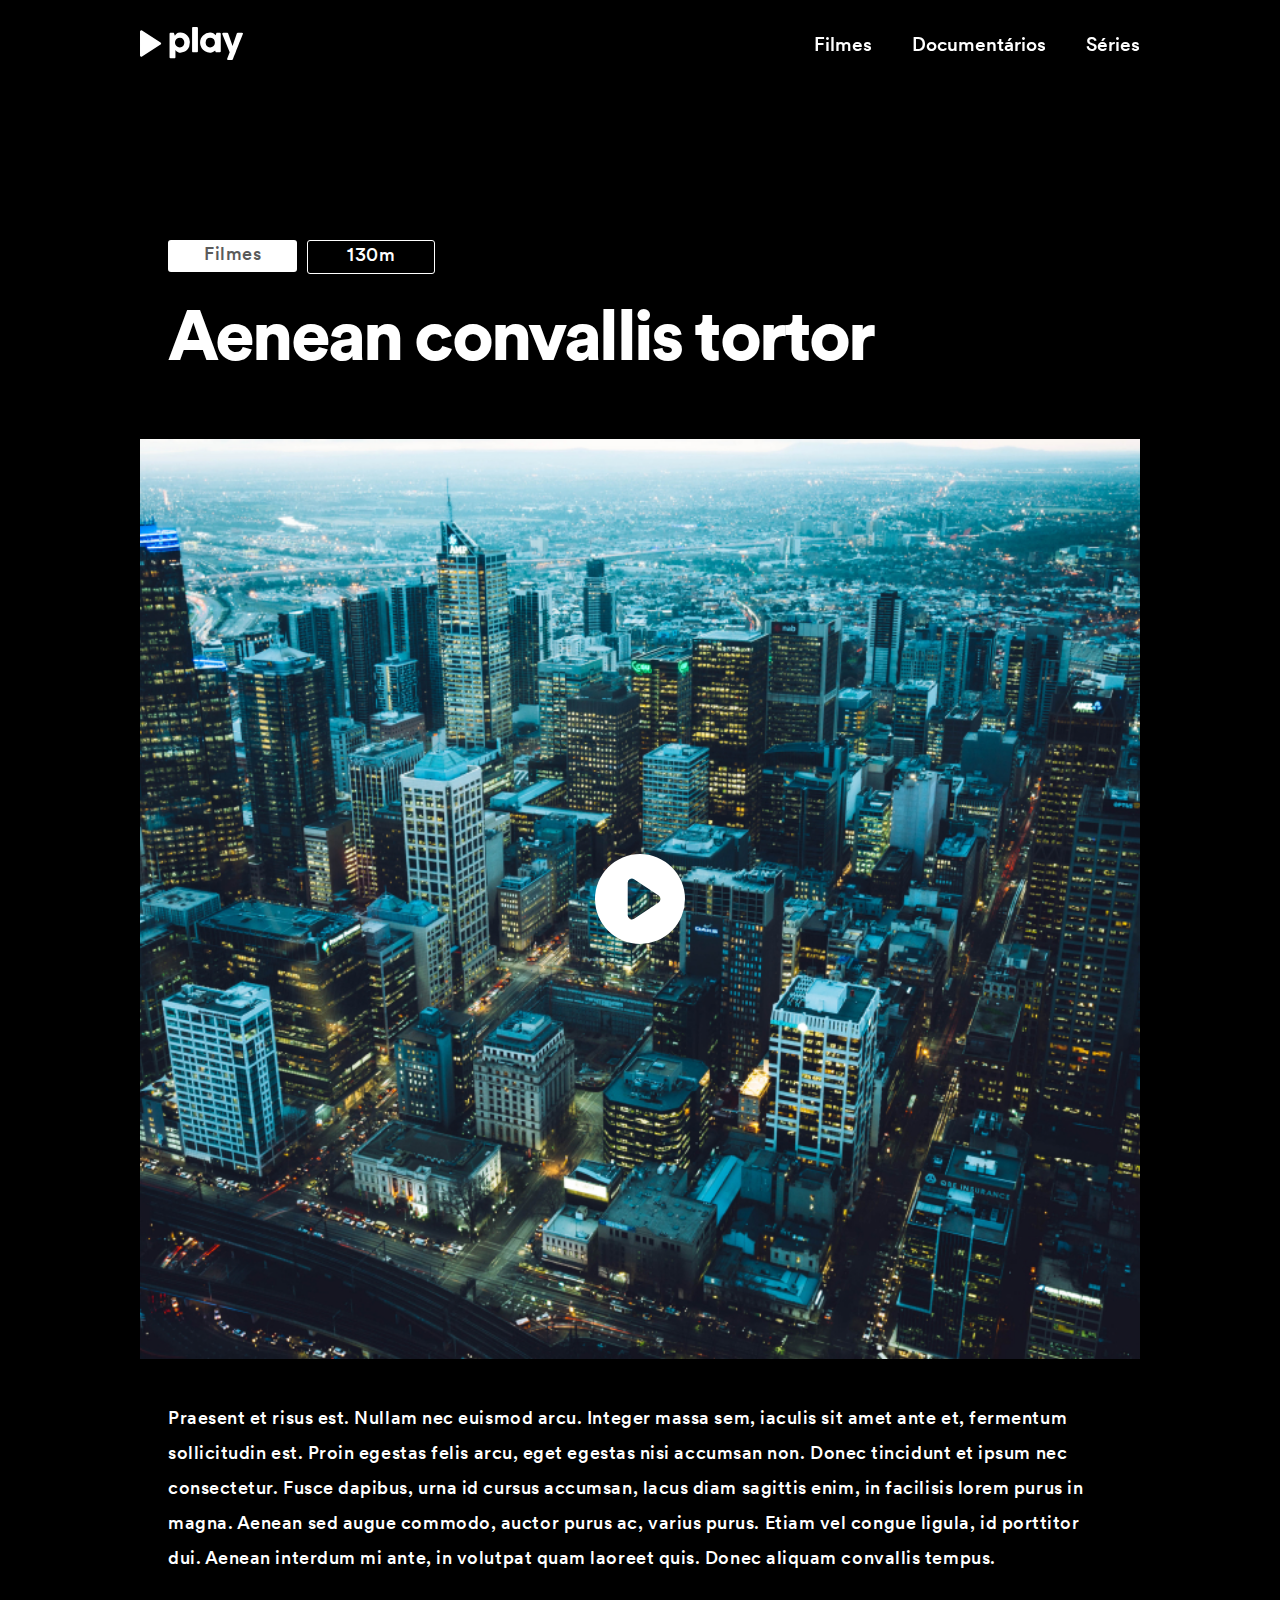
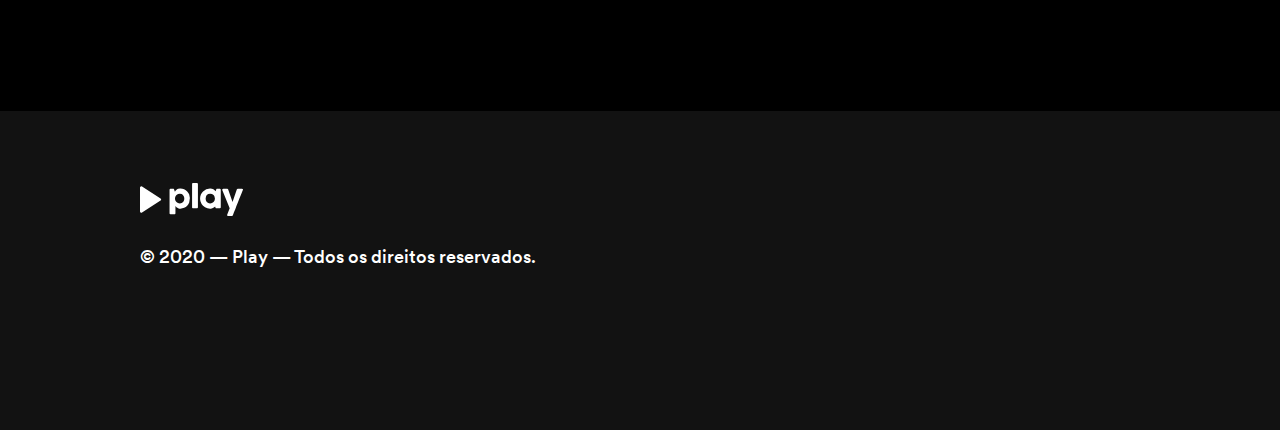
<file: page-movie.html>
<!DOCTYPE html>
<html lang="pt-br">
  <head>
    <meta charset="UTF-8" />
    <meta name="viewport" content="width=device-width, initial-scale=1.0" />

    <link rel="stylesheet" href="assets/css/style.css" />
    <title>Play - Filmes</title>
  </head>
  <body>
    <!-- HEADER -->
    <header class="header" id="header">
      <nav class="nav container">
        <a href="/" class="nav__logo"
          ><img src="/assets/img/logo.svg" alt="Logo Play"
        /></a>

        <div class="nav__menu" id="nav-menu">
          <ul class="nav__list">
            <li class="nav__item">
              <a href="/filmes.html" class="nav__link">
                <svg
                  class="nav__icon"
                  width="24"
                  height="22"
                  viewBox="0 0 24 16"
                  fill="none"
                  xmlns="http://www.w3.org/2000/svg"
                >
                  <path
                    d="M23.458 2.111C23.2946 2.02683 23.1113 1.9893 22.928 2.00253C22.7447 2.01576 22.5686 2.07924 22.419 2.186L17 6.057V3C17 2.20435 16.6839 1.44129 16.1213 0.87868C15.5587 0.316071 14.7956 0 14 0H3C2.20435 0 1.44129 0.316071 0.87868 0.87868C0.31607 1.44129 0 2.20435 0 3L0 13C0 13.7956 0.31607 14.5587 0.87868 15.1213C1.44129 15.6839 2.20435 16 3 16H14C14.7956 16 15.5587 15.6839 16.1213 15.1213C16.6839 14.5587 17 13.7956 17 13V9.943L22.419 13.813C22.5881 13.9351 22.7915 14.0005 23 14C23.1592 13.9996 23.316 13.9619 23.458 13.89C23.6214 13.8058 23.7585 13.6782 23.8541 13.5212C23.9497 13.3642 24.0002 13.1838 24 13V3C24 2.81633 23.9494 2.63621 23.8538 2.4794C23.7582 2.32258 23.6213 2.19512 23.458 2.111ZM15 13C15 13.2652 14.8946 13.5196 14.7071 13.7071C14.5196 13.8946 14.2652 14 14 14H3C2.73478 14 2.48043 13.8946 2.29289 13.7071C2.10536 13.5196 2 13.2652 2 13V3C2 2.73478 2.10536 2.48043 2.29289 2.29289C2.48043 2.10536 2.73478 2 3 2H14C14.2652 2 14.5196 2.10536 14.7071 2.29289C14.8946 2.48043 15 2.73478 15 3V13ZM22 11.057L17.721 8L22 4.943V11.057Z"
                    fill="white"
                  />
                </svg>
                <span class="nav__name">Filmes</span>
              </a>
            </li>

            <li class="nav__item">
              <a href="/documentarios.html" class="nav__link">
                <svg class="nav__icon"
                  width="22"
                  height="22"
                  viewBox="0 0 22 22"
                  fill="none"
                  xmlns="http://www.w3.org/2000/svg"
                >
                  <path
                    d="M18.82 0H3.18C2.33694 0.00105846 1.52871 0.336433 0.93257 0.93257C0.336433 1.52871 0.00105846 2.33694 0 3.18V18.82C0.00105846 19.6631 0.336433 20.4713 0.93257 21.0674C1.52871 21.6636 2.33694 21.9989 3.18 22H18.82C19.6631 21.9989 20.4713 21.6636 21.0674 21.0674C21.6636 20.4713 21.9989 19.6631 22 18.82V3.18C21.9989 2.33694 21.6636 1.52871 21.0674 0.93257C20.4713 0.336433 19.6631 0.00105846 18.82 0V0ZM17 7H20V10H17V7ZM15 10H7V2H15V10ZM5 10H2V7H5V10ZM2 12H5V15H2V12ZM7 12H15V20H7V12ZM17 12H20V15H17V12ZM20 3.18V5H17V2H18.82C19.1329 2.00026 19.4329 2.12467 19.6541 2.34591C19.8753 2.56714 19.9997 2.86713 20 3.18V3.18ZM3.18 2H5V5H2V3.18C2.00026 2.86713 2.12467 2.56714 2.34591 2.34591C2.56714 2.12467 2.86713 2.00026 3.18 2V2ZM2 18.82V17H5V20H3.18C2.86713 19.9997 2.56714 19.8753 2.34591 19.6541C2.12467 19.4329 2.00026 19.1329 2 18.82V18.82ZM18.82 20H17V17H20V18.82C19.9997 19.1329 19.8753 19.4329 19.6541 19.6541C19.4329 19.8753 19.1329 19.9997 18.82 20V20Z"
                    fill="white"
                  />
                </svg>
                <span class="nav__name">Documentários</span>
              </a>
            </li>

            <li class="nav__item">
              <a href="/series.html" class="nav__link">
                <svg class="nav__icon"
                  width="22"
                  height="22"
                  viewBox="0 0 22 22"
                  fill="none"
                  xmlns="http://www.w3.org/2000/svg"
                >
                  <g clip-path="url(#clip0_201_4)">
                    <path
                      d="M11 0C8.82441 0 6.69767 0.645139 4.88873 1.85383C3.07979 3.06253 1.66989 4.78049 0.83733 6.79048C0.00476617 8.80047 -0.213071 11.0122 0.211367 13.146C0.635804 15.2798 1.68345 17.2398 3.22183 18.7782C4.76021 20.3166 6.72022 21.3642 8.85401 21.7886C10.9878 22.2131 13.1995 21.9952 15.2095 21.1627C17.2195 20.3301 18.9375 18.9202 20.1462 17.1113C21.3549 15.3023 22 13.1756 22 11C21.9966 8.08367 20.8365 5.28778 18.7744 3.22563C16.7122 1.16347 13.9163 0.00344047 11 0V0ZM11 20C9.21997 20 7.47992 19.4722 5.99987 18.4832C4.51983 17.4943 3.36628 16.0887 2.68509 14.4442C2.0039 12.7996 1.82567 10.99 2.17294 9.24419C2.5202 7.49836 3.37737 5.89471 4.63604 4.63604C5.89472 3.37737 7.49836 2.5202 9.24419 2.17293C10.99 1.82567 12.7996 2.0039 14.4442 2.68508C16.0887 3.36627 17.4943 4.51983 18.4832 5.99987C19.4722 7.47991 20 9.21997 20 11C19.9974 13.3861 19.0483 15.6738 17.361 17.361C15.6738 19.0483 13.3861 19.9974 11 20V20Z"
                      fill="white"
                    />
                    <path
                      d="M15.555 10.1679L9.555 6.16791C9.4044 6.06743 9.22935 6.00972 9.04852 6.00093C8.86769 5.99215 8.68786 6.03262 8.52823 6.11803C8.3686 6.20344 8.23516 6.33058 8.14213 6.4859C8.04909 6.64121 7.99997 6.81886 8 6.99991V14.9999C7.99997 15.1809 8.04909 15.3586 8.14213 15.5139C8.23516 15.6692 8.3686 15.7964 8.52823 15.8818C8.68786 15.9672 8.86769 16.0077 9.04852 15.9989C9.22935 15.9901 9.4044 15.9324 9.555 15.8319L15.555 11.8319C15.692 11.7406 15.8043 11.6169 15.8819 11.4717C15.9596 11.3266 16.0002 11.1645 16.0002 10.9999C16.0002 10.8353 15.9596 10.6732 15.8819 10.5281C15.8043 10.3829 15.692 10.2592 15.555 10.1679ZM10 13.1319V8.86891L13.2 10.9999L10 13.1319Z"
                      fill="white"
                    />
                  </g>
                  <defs>
                    <clipPath id="clip0_201_4">
                      <rect width="22" height="22" fill="white" />
                    </clipPath>
                  </defs>
                </svg>
                <span class="nav__name">Séries</span>
              </a>
            </li>
          </ul>
        </div>
      </nav>
    </header>

    <main>
      <section class="page">
        <div class="page__contents__container">
          <div class="page__info">
            <div class="page__info__category">Filmes</div>
            <div class="page__info__minutes">130m</div>
          </div>
          <h1 class="page__title">Aenean convallis tortor</h1>
        </div>
        
        <div class="page__movie">
          <img src="/assets/img/play-light.svg" alt="Play do vídeo">
        </div>

        <div class="page__contents__container">
          <p class="page__description">
            Praesent et risus est. Nullam nec euismod arcu. Integer massa sem, iaculis sit amet ante et, fermentum sollicitudin est. Proin egestas felis arcu, eget egestas nisi accumsan non. Donec tincidunt et ipsum nec consectetur. Fusce dapibus, urna id cursus accumsan, lacus diam sagittis enim, in facilisis lorem purus in magna. Aenean sed augue commodo, auctor purus ac, varius purus. Etiam vel congue ligula, id porttitor dui. Aenean interdum mi ante, in volutpat quam laoreet quis. Donec aliquam convallis tempus.
          </p>  
        </div>
        
        
        </div>
      </section>
    </main>

    <footer class="footer">
      <div class="container footer__contents">
        <img class="footer__logo" src="/assets/img/logo.svg" alt="Logo Play" />
        <p class="footer__copy">
          © 2020 — Play — Todos os direitos reservados.
        </p>
      </div>
    </footer>

    <script src="/assets/js/main.js"></script>
  </body>
</html>
</file>
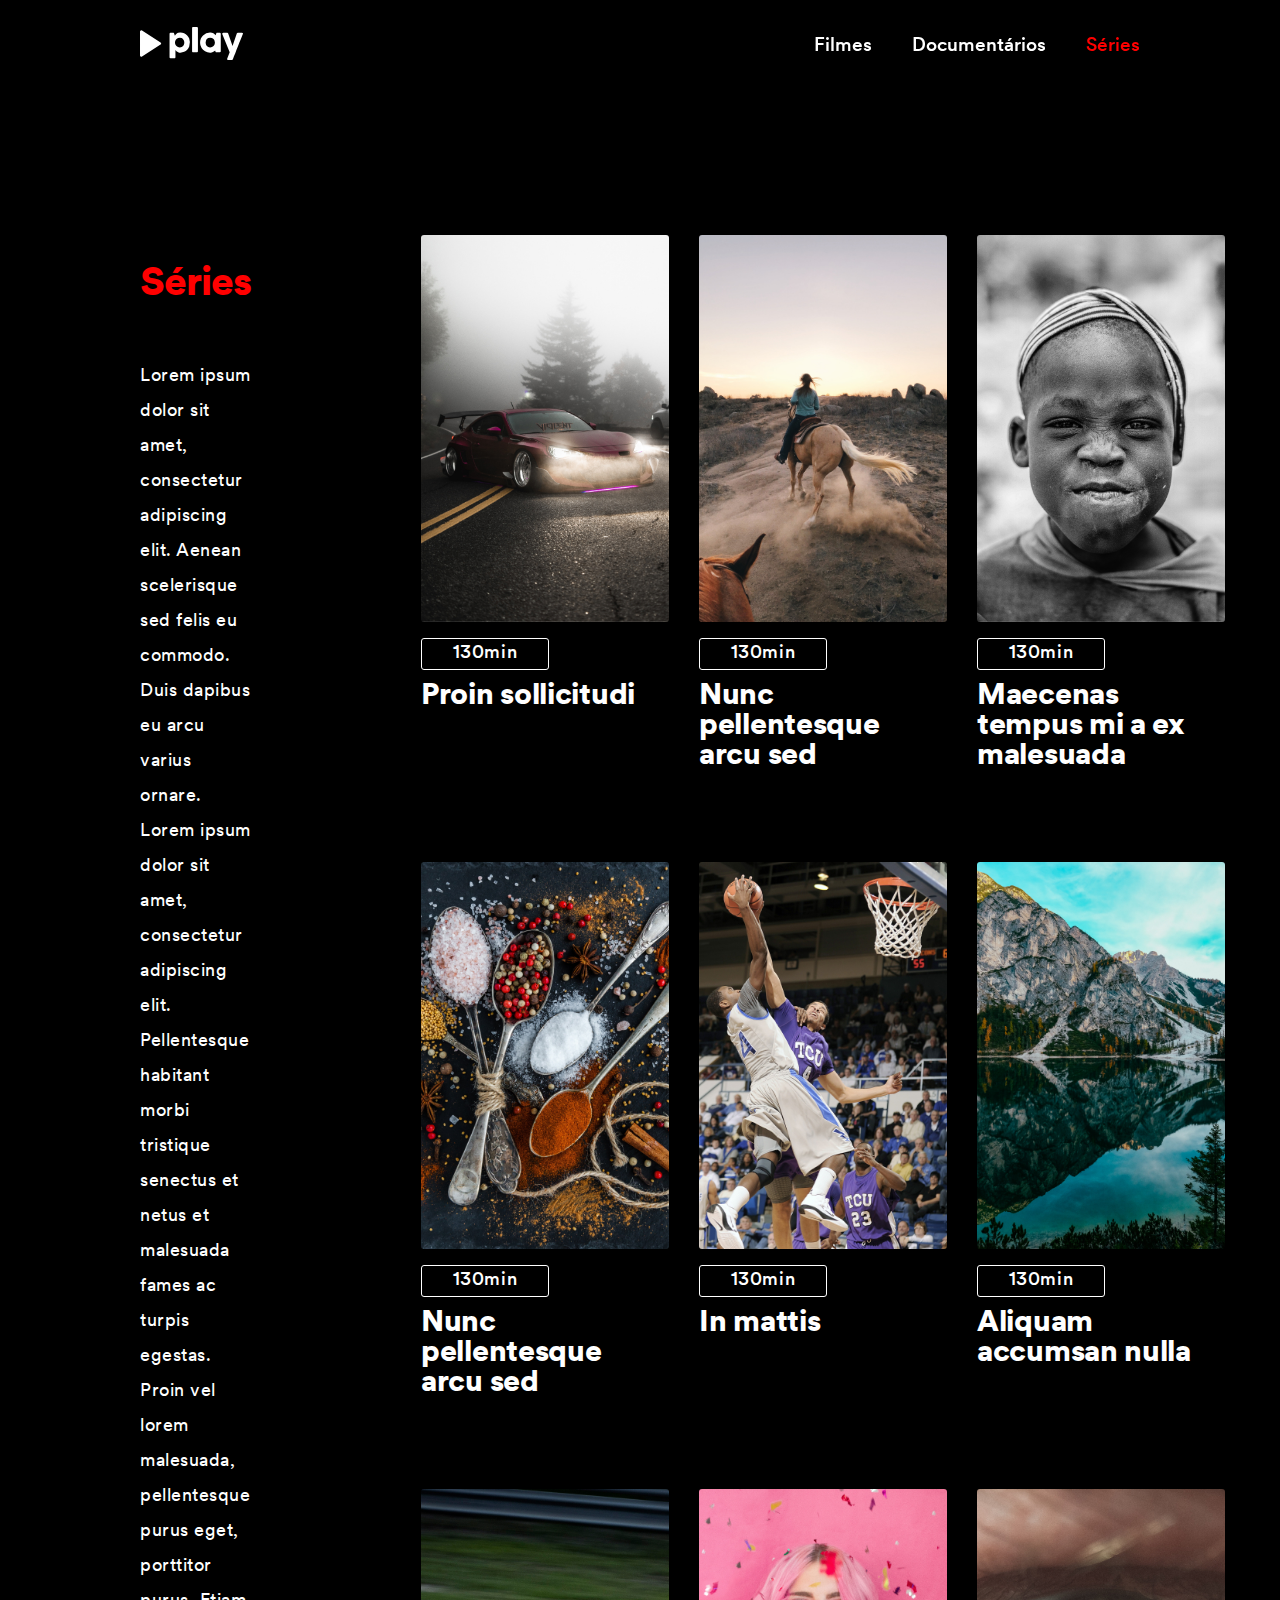
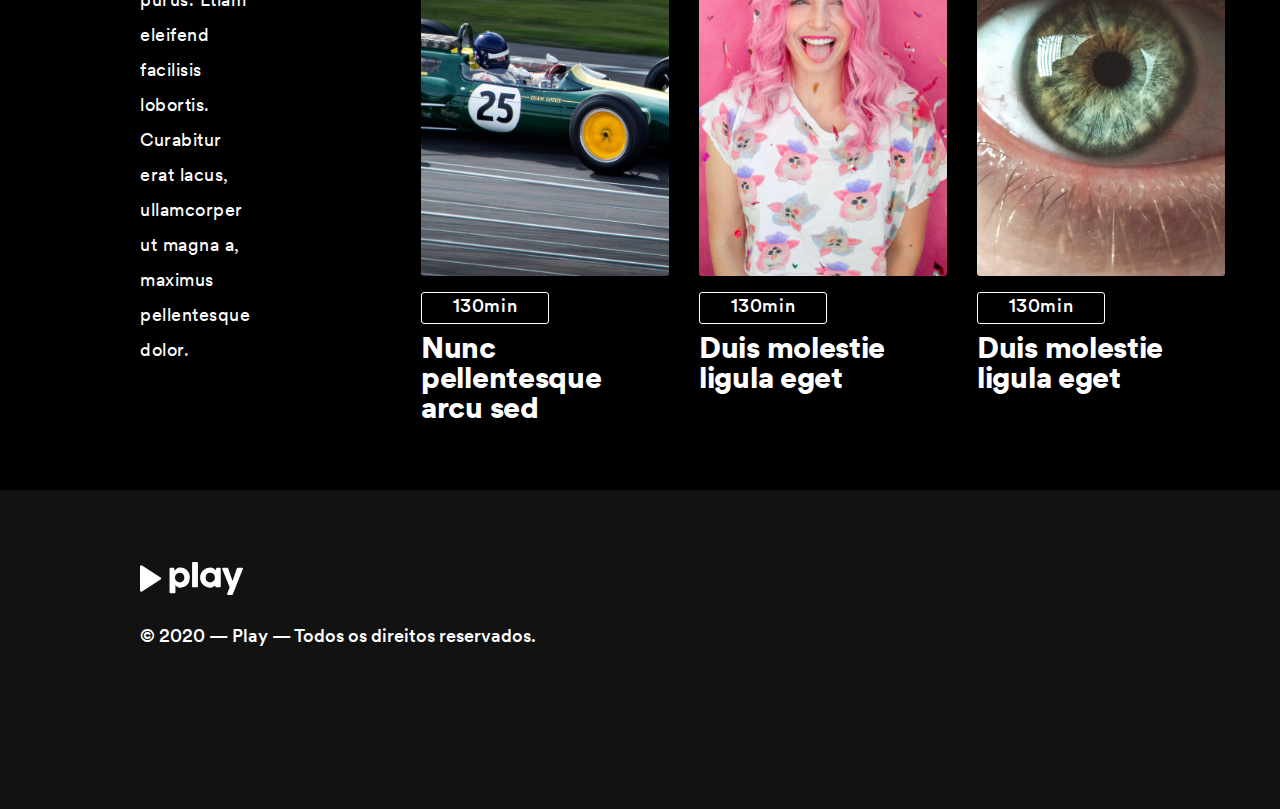
<file: series.html>
<!DOCTYPE html>
<html lang="pt-br">
  <head>
    <meta charset="UTF-8" />
    <meta name="viewport" content="width=device-width, initial-scale=1.0" />

    <link rel="stylesheet" href="assets/css/style.css" />
    <title>Play - Documentários</title>
  </head>
  <body>
    <!-- HEADER -->
    <header class="header" id="header">
      <nav class="nav container">
        <a href="/" class="nav__logo"
          ><img src="/assets/img/logo.svg" alt="Logo Play"
        /></a>

        <div class="nav__menu" id="nav-menu">
          <ul class="nav__list">
            <li class="nav__item">
              <a href="/filmes.html" class="nav__link">
                <svg
                  class="nav__icon"
                  width="24"
                  height="22"
                  viewBox="0 0 24 16"
                  fill="none"
                  xmlns="http://www.w3.org/2000/svg"
                >
                  <path
                    d="M23.458 2.111C23.2946 2.02683 23.1113 1.9893 22.928 2.00253C22.7447 2.01576 22.5686 2.07924 22.419 2.186L17 6.057V3C17 2.20435 16.6839 1.44129 16.1213 0.87868C15.5587 0.316071 14.7956 0 14 0H3C2.20435 0 1.44129 0.316071 0.87868 0.87868C0.31607 1.44129 0 2.20435 0 3L0 13C0 13.7956 0.31607 14.5587 0.87868 15.1213C1.44129 15.6839 2.20435 16 3 16H14C14.7956 16 15.5587 15.6839 16.1213 15.1213C16.6839 14.5587 17 13.7956 17 13V9.943L22.419 13.813C22.5881 13.9351 22.7915 14.0005 23 14C23.1592 13.9996 23.316 13.9619 23.458 13.89C23.6214 13.8058 23.7585 13.6782 23.8541 13.5212C23.9497 13.3642 24.0002 13.1838 24 13V3C24 2.81633 23.9494 2.63621 23.8538 2.4794C23.7582 2.32258 23.6213 2.19512 23.458 2.111ZM15 13C15 13.2652 14.8946 13.5196 14.7071 13.7071C14.5196 13.8946 14.2652 14 14 14H3C2.73478 14 2.48043 13.8946 2.29289 13.7071C2.10536 13.5196 2 13.2652 2 13V3C2 2.73478 2.10536 2.48043 2.29289 2.29289C2.48043 2.10536 2.73478 2 3 2H14C14.2652 2 14.5196 2.10536 14.7071 2.29289C14.8946 2.48043 15 2.73478 15 3V13ZM22 11.057L17.721 8L22 4.943V11.057Z"
                    fill="white"
                  />
                </svg>
                <span class="nav__name">Filmes</span>
              </a>
            </li>

            <li class="nav__item">
              <a href="/documentarios.html" class="nav__link">
                <svg
                  class="nav__icon"
                  width="22"
                  height="22"
                  viewBox="0 0 22 22"
                  fill="none"
                  xmlns="http://www.w3.org/2000/svg"
                >
                  <path
                    d="M18.82 0H3.18C2.33694 0.00105846 1.52871 0.336433 0.93257 0.93257C0.336433 1.52871 0.00105846 2.33694 0 3.18V18.82C0.00105846 19.6631 0.336433 20.4713 0.93257 21.0674C1.52871 21.6636 2.33694 21.9989 3.18 22H18.82C19.6631 21.9989 20.4713 21.6636 21.0674 21.0674C21.6636 20.4713 21.9989 19.6631 22 18.82V3.18C21.9989 2.33694 21.6636 1.52871 21.0674 0.93257C20.4713 0.336433 19.6631 0.00105846 18.82 0V0ZM17 7H20V10H17V7ZM15 10H7V2H15V10ZM5 10H2V7H5V10ZM2 12H5V15H2V12ZM7 12H15V20H7V12ZM17 12H20V15H17V12ZM20 3.18V5H17V2H18.82C19.1329 2.00026 19.4329 2.12467 19.6541 2.34591C19.8753 2.56714 19.9997 2.86713 20 3.18V3.18ZM3.18 2H5V5H2V3.18C2.00026 2.86713 2.12467 2.56714 2.34591 2.34591C2.56714 2.12467 2.86713 2.00026 3.18 2V2ZM2 18.82V17H5V20H3.18C2.86713 19.9997 2.56714 19.8753 2.34591 19.6541C2.12467 19.4329 2.00026 19.1329 2 18.82V18.82ZM18.82 20H17V17H20V18.82C19.9997 19.1329 19.8753 19.4329 19.6541 19.6541C19.4329 19.8753 19.1329 19.9997 18.82 20V20Z"
                    fill="white"
                  />
                </svg>
                <span class="nav__name">Documentários</span>
              </a>
            </li>

            <li class="nav__item">
              <a href="/series.html" class="nav__link nav__link-active">
                <svg
                  class="nav__icon nav__icon-active"
                  width="22"
                  height="22"
                  viewBox="0 0 22 22"
                  fill="none"
                  xmlns="http://www.w3.org/2000/svg"
                >
                  <g clip-path="url(#clip0_201_4)">
                    <path
                      d="M11 0C8.82441 0 6.69767 0.645139 4.88873 1.85383C3.07979 3.06253 1.66989 4.78049 0.83733 6.79048C0.00476617 8.80047 -0.213071 11.0122 0.211367 13.146C0.635804 15.2798 1.68345 17.2398 3.22183 18.7782C4.76021 20.3166 6.72022 21.3642 8.85401 21.7886C10.9878 22.2131 13.1995 21.9952 15.2095 21.1627C17.2195 20.3301 18.9375 18.9202 20.1462 17.1113C21.3549 15.3023 22 13.1756 22 11C21.9966 8.08367 20.8365 5.28778 18.7744 3.22563C16.7122 1.16347 13.9163 0.00344047 11 0V0ZM11 20C9.21997 20 7.47992 19.4722 5.99987 18.4832C4.51983 17.4943 3.36628 16.0887 2.68509 14.4442C2.0039 12.7996 1.82567 10.99 2.17294 9.24419C2.5202 7.49836 3.37737 5.89471 4.63604 4.63604C5.89472 3.37737 7.49836 2.5202 9.24419 2.17293C10.99 1.82567 12.7996 2.0039 14.4442 2.68508C16.0887 3.36627 17.4943 4.51983 18.4832 5.99987C19.4722 7.47991 20 9.21997 20 11C19.9974 13.3861 19.0483 15.6738 17.361 17.361C15.6738 19.0483 13.3861 19.9974 11 20V20Z"
                      fill="white"
                    />
                    <path
                      d="M15.555 10.1679L9.555 6.16791C9.4044 6.06743 9.22935 6.00972 9.04852 6.00093C8.86769 5.99215 8.68786 6.03262 8.52823 6.11803C8.3686 6.20344 8.23516 6.33058 8.14213 6.4859C8.04909 6.64121 7.99997 6.81886 8 6.99991V14.9999C7.99997 15.1809 8.04909 15.3586 8.14213 15.5139C8.23516 15.6692 8.3686 15.7964 8.52823 15.8818C8.68786 15.9672 8.86769 16.0077 9.04852 15.9989C9.22935 15.9901 9.4044 15.9324 9.555 15.8319L15.555 11.8319C15.692 11.7406 15.8043 11.6169 15.8819 11.4717C15.9596 11.3266 16.0002 11.1645 16.0002 10.9999C16.0002 10.8353 15.9596 10.6732 15.8819 10.5281C15.8043 10.3829 15.692 10.2592 15.555 10.1679ZM10 13.1319V8.86891L13.2 10.9999L10 13.1319Z"
                      fill="white"
                    />
                  </g>
                  <defs>
                    <clipPath id="clip0_201_4">
                      <rect width="22" height="22" fill="white" />
                    </clipPath>
                  </defs>
                </svg>
                <span class="nav__name">Séries</span>
              </a>
            </li>
          </ul>
        </div>
      </nav>
    </header>

    <main>
      <section class="container category">
        <div class="category__info">
          <h1 class="category__title">Séries</h1>
          <p class="category__description">
            Lorem ipsum dolor sit amet, consectetur adipiscing elit. Aenean
            scelerisque sed felis eu commodo. Duis dapibus eu arcu varius
            ornare. Lorem ipsum dolor sit amet, consectetur adipiscing elit.
            Pellentesque habitant morbi tristique senectus et netus et malesuada
            fames ac turpis egestas. Proin vel lorem malesuada, pellentesque
            purus eget, porttitor purus. Etiam eleifend facilisis lobortis.
            Curabitur erat lacus, ullamcorper ut magna a, maximus pellentesque
            dolor.
          </p>
        </div>

        <div class="category__grid">
          <!-- 01 Slide -->
          <div class="category__grid__item">
            <a href="/page-movie.html">
              <div class="category__grid__img">
                <img
                  src="/assets/img/pexels-gabriel-hohol-3593922-thumb.jpg"
                  alt=""
                />
              </div>
              <button class="category__grid__btn">130min</button>
              <h3 class="category__grid__title">Proin sollicitudi</h3>
            </a>
          </div>

          <!-- 02 Slide -->
          <div class="category__grid__item">
            <a href="/page-movie.html">
              <div class="category__grid__img">
                <img
                  src="/assets/img/pexels-ivy-son-3490257-thumb.jpg"
                  alt=""
                />
              </div>
              <button class="category__grid__btn">130min</button>
              <h3 class="category__grid__title">Nunc pellentesque arcu sed</h3>
            </a>
          </div>

          <!-- 03 Slide -->
          <div class="category__grid__item">
            <a href="/page-movie.html">
              <div class="category__grid__img">
                <img
                  src="/assets/img/pexels-dazzle-jam-1190208-thumb.jpg"
                  alt=""
                />
              </div>
              <button class="category__grid__btn">130min</button>
              <h3 class="category__grid__title">
                Maecenas tempus mi a ex malesuada
              </h3>
            </a>
          </div>

          <!-- 04 Slide -->
          <div class="category__grid__item">
            <a href="/page-movie.html">
              <div class="category__grid__img">
                <img src="/assets/img/pexels-pixabay-277253-thumb.jpg" alt="" />
              </div>
              <button class="category__grid__btn">130min</button>
              <h3 class="category__grid__title">Nunc pellentesque arcu sed</h3>
            </a>
          </div>

          <!-- 05 Slide -->
          <div class="category__grid__item">
            <a href="/page-movie.html">
              <div class="category__grid__img">
                <img src="/assets/img/pexels-pixabay-2346-thumb.jpg" alt="" />
              </div>
              <button class="category__grid__btn">130min</button>
              <h3 class="category__grid__title">In mattis</h3>
            </a>
          </div>

          <!-- 06 Slide -->
          <div class="category__grid__item">
            <a href="/page-movie.html">
              <div class="category__grid__img">
                <img
                  src="/assets/img/pexels-francesco-ungaro-1525041-thumb.jpg"
                  alt=""
                />
              </div>
              <button class="category__grid__btn">130min</button>
              <h3 class="category__grid__title">Aliquam accumsan nulla</h3>
            </a>
          </div>

          <!-- 07 Slide -->
          <div class="category__grid__item">
            <a href="/page-movie.html">
              <div class="category__grid__img">
                <img
                  src="/assets/img/pexels-chris-peeters-12801-thumb.jpg"
                  alt=""
                />
              </div>
              <button class="category__grid__btn">130min</button>
              <h3 class="category__grid__title">Nunc pellentesque arcu sed</h3>
            </a>
          </div>

          <!-- 08 Slide -->
          <div class="category__grid__item">
            <a href="/page-movie.html">
              <div class="category__grid__img">
                <img
                  src="/assets/img/pexels-karley-saagi-2062882-thumb.jpg"
                  alt=""
                />
              </div>
              <button class="category__grid__btn">130min</button>
              <h3 class="category__grid__title">Duis molestie ligula eget</h3>
            </a>
          </div>

          <!-- 09 Slide -->
          <div class="category__grid__item">
            <a href="/page-movie.html">
              <div class="category__grid__img">
                <img
                  src="/assets/img/pexels-perchek-industrie-5451980-thumb.jpg"
                  alt=""
                />
              </div>
              <button class="category__grid__btn">130min</button>
              <h3 class="category__grid__title">Duis molestie ligula eget</h3>
            </a>
          </div>
        </div>
      </section>
    </main>

    <footer class="footer">
      <div class="container footer__contents">
        <img class="footer__logo" src="/assets/img/logo.svg" alt="Logo Play" />
        <p class="footer__copy">
          © 2020 — Play — Todos os direitos reservados.
        </p>
      </div>
    </footer>

    <script src="/assets/js/main.js"></script>
  </body>
</html>
</file>
<file: assets/css/style.css>
/*
Theme Name: Play
Author: Andre Ricardo
Version: 1.0
Text Domain: desafio-wp-andrericardo
*/
@font-face {
  font-family: CircularSpotify;
  src: url("/assets/fonts/CircularSpotifyTxT-Black.eot") format("embedded-opentype"), url("/assets/fonts/CircularSpotifyTxT-Black.svg") format("svg"), url("/assets/fonts/CircularSpotifyTxT-Black.ttf") format("truetype"), url("/assets/fonts/CircularSpotifyTxT-Black.woff") format("woff"), url("/assets/fonts/CircularSpotifyTxT-Black.woff2") format("woff2");
  font-weight: 900;
}

@font-face {
  font-family: CircularSpotify;
  src: url("/assets/fonts/CircularSpotifyTxT-Bold.eot") format("embedded-opentype"), url("/assets/fonts/CircularSpotifyTxT-Bold.svg") format("svg"), url("/assets/fonts/CircularSpotifyTxT-Bold.ttf") format("truetype"), url("/assets/fonts/CircularSpotifyTxT-Bold.woff") format("woff"), url("/assets/fonts/CircularSpotifyTxT-Bold.woff2") format("woff2");
  font-weight: bold, 700;
}

@font-face {
  font-family: CircularSpotify;
  src: url("/assets/fonts/CircularSpotifyTxT-Med.eot") format("embedded-opentype"), url("/assets/fonts/CircularSpotifyTxT-Med.svg") format("svg"), url("/assets/fonts/CircularSpotifyTxT-Med.ttf") format("truetype"), url("/assets/fonts/CircularSpotifyTxT-Med.woff") format("woff"), url("/assets/fonts/CircularSpotifyTxT-Med.woff2") format("woff2");
  font-weight: 500;
}

@font-face {
  font-family: CircularSpotify;
  src: url("/assets/fonts/CircularSpotifyTxT-Book.eot") format("embedded-opentype"), url("/assets/fonts/CircularSpotifyTxT-Book.svg") format("svg"), url("/assets/fonts/CircularSpotifyTxT-Book.ttf") format("truetype"), url("/assets/fonts/CircularSpotifyTxT-Book.woff") format("woff"), url("/assets/fonts/CircularSpotifyTxT-Book.woff2") format("woff2");
  font-weight: normal, 400;
}

@font-face {
  font-family: CircularSpotify;
  src: url("/assets/fonts/CircularSpotifyTxT-Light.eot") format("embedded-opentype"), url("/assets/fonts/CircularSpotifyTxT-Light.svg") format("svg"), url("/assets/fonts/CircularSpotifyTxT-Light.ttf") format("truetype"), url("/assets/fonts/CircularSpotifyTxT-Light.woff") format("woff"), url("/assets/fonts/CircularSpotifyTxT-Light.woff2") format("woff2");
  font-weight: 300;
}

:root {
  /* ==== Colors ==== */
  --primary-color: #ff0000;
  --title-color: #ff0000;
  --text-color: #fff;
  --body-color: #000;
  --black-color: #000;
  --black-transparent: rgba(0, 0, 0, 0.9);
  --white-color: #fff;
  --white-trasparent: rgba(255, 255, 255, 0.16);
  --gray-dark: #121212;
  --gray-light: #5A5A5A;
  /* ==== Font and typografy ==== */
  --body-font: 'CircularSpotify', sans-serif;
  --h1-font-size: 2.5rem;
  --h2-font-size: 1.4375rem;
  --h3-font-size: 1.25rem;
  --normal-font-size: 1rem;
  --normal-font-weight: 700;
  --medium-font-weight: 500;
  --small-font-size: .75rem;
  /* ==== z-index ==== */
  --z-tooltip: 10;
  --z-fixed: 100;
}

*,
::before,
::after {
  -webkit-box-sizing: border-box;
          box-sizing: border-box;
  margin: 0;
  padding: 0;
  font-family: var(--body-font);
}

html {
  scroll-behavior: smooth;
}

body {
  font-family: var(--body-font);
  background: var(--body-color);
  color: var(--text-color);
  font-size: var(--normal-font-size);
  font-weight: var(--normal-font-weight);
}

h1, h2, h3 {
  font-weight: 900;
}

ul {
  list-style: none;
}

a {
  text-decoration: none;
}

img {
  max-width: 100%;
  height: auto;
}

button {
  background: none;
  border: none;
  padding: 0;
  cursor: pointer;
  outline: none;
}

.container {
  padding: 0 2rem;
}

@media screen and (min-width: 767px) {
  .container {
    padding: 0 140px;
  }
}

/*==== HEADER ==== */
.header {
  position: fixed;
  top: 0;
  left: 0;
  width: 100%;
  background: var(--black-transparent);
  z-index: var(--z-fixed);
  -webkit-transition: 0.4s;
  transition: 0.4s;
}

/*==== NAV ==== */
.nav {
  height: 92px;
  display: -webkit-box;
  display: -ms-flexbox;
  display: flex;
  -webkit-box-pack: justify;
      -ms-flex-pack: justify;
          justify-content: space-between;
  -webkit-box-align: center;
      -ms-flex-align: center;
          align-items: center;
}

.nav__logo img {
  width: 103px;
}

.nav__list {
  display: -webkit-box;
  display: -ms-flexbox;
  display: flex;
  gap: 40px;
}

.nav__link {
  display: -webkit-box;
  display: -ms-flexbox;
  display: flex;
  -webkit-box-orient: vertical;
  -webkit-box-direction: normal;
      -ms-flex-direction: column;
          flex-direction: column;
  -webkit-box-align: center;
      -ms-flex-align: center;
          align-items: center;
  row-gap: 0.25rem;
  color: var(--white-color);
}

.nav__link-active {
  color: var(--primary-color);
}

.nav__icon {
  display: none;
}

.nav__icon-active path {
  fill: var(--primary-color);
}

.nav__name {
  font-size: 19px;
  font-weight: var(--medium-font-weight);
}

@media screen and (max-width: 767px) {
  .nav {
    height: 3.75rem;
    -webkit-box-pack: center;
        -ms-flex-pack: center;
            justify-content: center;
  }
  .nav__menu {
    position: fixed;
    bottom: 0;
    left: 0;
    width: 100%;
    background: rgba(0, 0, 0, 0.9);
    height: 5rem;
    padding: 0 1rem;
    display: -ms-grid;
    display: grid;
    -ms-flex-line-pack: center;
        align-content: center;
    -webkit-transition: 0.4s;
    transition: 0.4s;
  }
  .nav__logo img {
    width: 72px;
  }
  .nav__list {
    -ms-flex-pack: distribute;
        justify-content: space-around;
  }
  .nav__icon {
    display: block;
  }
  .nav__name {
    font-size: var(--small-font-size);
  }
}

.banner {
  width: 100%;
  height: 579px;
  padding-top: 14rem;
  padding-bottom: 2rem;
  background: url("/assets/img/pexels-maxime-francis-2246476-bannermobile.jpg");
  background-size: cover;
  background-position: center;
  margin-bottom: 35px;
}

.banner__info {
  display: -webkit-box;
  display: -ms-flexbox;
  display: flex;
  gap: 10px;
}

.banner__info > div {
  display: -webkit-box;
  display: -ms-flexbox;
  display: flex;
  -webkit-box-pack: center;
      -ms-flex-pack: center;
          justify-content: center;
  -webkit-box-align: center;
      -ms-flex-align: center;
          align-items: center;
  min-width: 110px;
  min-height: 28px;
  border-radius: 3px;
  font-size: var(--small-font-size);
  font-weight: var(--medium-font-weight);
  letter-spacing: -0.36px;
  padding: 5px 30px;
}

.banner__info__category {
  background: var(--white-color);
  color: var(--gray-light);
}

.banner__info__minutes {
  border: 1px solid var(--white-color);
}

.banner__title {
  font-size: var(--h1-font-size);
  letter-spacing: -1.6px;
  line-height: var(--h1-font-size);
  margin: 1.75rem 0;
}

.banner__btn {
  background: var(--primary-color);
  color: var(--white-color);
  font-size: var(--small-font-size);
  font-weight: var(--medium-font-weight);
  padding: 12px 70px;
  border-radius: 3px;
}

.banner__img {
  -o-object-fit: cover;
     object-fit: cover;
}

@media screen and (min-width: 767px) {
  .banner {
    height: 1000px;
    padding-top: 470px;
  }
  .banner__info > div {
    min-width: 128px;
    min-height: 32px;
    border-radius: 3px;
    font-size: 18px;
    letter-spacing: 0.54px;
    padding: 5px 36px;
  }
  .banner__title {
    font-size: 100px;
    letter-spacing: -4px;
    line-height: 100px;
    width: 800px;
  }
  .banner__btn {
    font-size: 18px;
    padding: 20px 100px;
    border-radius: 3px;
  }
}

.swiper {
  width: 100%;
  height: 100%;
  padding-top: 2.5rem;
}

.swiper-title {
  color: var(--primary-color);
  text-transform: capitalize;
  padding-bottom: 22px;
  font-size: 1.475rem;
  letter-spacing: -0.57px;
}

.swiper-slide {
  text-align: left;
  font-size: 18px;
  width: 149px;
  min-height: 292px;
  display: -webkit-box;
  display: -ms-flexbox;
  display: flex;
  -webkit-box-orient: vertical;
  -webkit-box-direction: normal;
      -ms-flex-direction: column;
          flex-direction: column;
  -webkit-box-pack: start;
      -ms-flex-pack: start;
          justify-content: start;
  -webkit-box-align: stretch;
      -ms-flex-align: stretch;
          align-items: stretch;
}

.swiper-container-img {
  width: 149px;
  height: 232px;
}

.swiper-slide img {
  display: block;
  border-radius: 3px;
  width: 100%;
  height: 100%;
  -o-object-fit: cover;
     object-fit: cover;
}

.swiper-slide-btn {
  background: none;
  border: 1px solid var(--white-color);
  border-radius: 3px;
  color: white;
  width: 111px;
  height: 28px;
  font-weight: 500;
  font-size: var(--small-font-size);
  font-family: var(--body-font);
  letter-spacing: 0.36px;
  margin-top: 1rem;
}

.swiper-slide-title {
  color: var(--white-color);
  margin-top: .75rem;
  font-size: 1.25rem;
  font-weight: 900;
  letter-spacing: -0.2px;
  line-height: 1.25rem;
}

@media screen and (min-width: 767px) {
  .swiper {
    padding-bottom: 100px;
  }
  .swiper-slide {
    width: 248px;
    min-height: 387px;
  }
  .swiper-title {
    font-size: 2.5rem;
    padding-bottom: 47px;
  }
  .swiper-container-img {
    width: 100%;
    height: 387px;
  }
  .swiper-slide-btn {
    font-size: 18px;
    width: 128px;
    height: 32px;
  }
  .swiper-slide-title {
    font-size: 30px;
    line-height: 30px;
    font-weight: 900;
    letter-spacing: -0.2px;
  }
}

.footer {
  background: var(--gray-dark);
  margin-top: 4rem;
  width: 100%;
}

.footer__contents {
  display: -webkit-box;
  display: -ms-flexbox;
  display: flex;
  -webkit-box-orient: vertical;
  -webkit-box-direction: normal;
      -ms-flex-direction: column;
          flex-direction: column;
  -webkit-box-pack: center;
      -ms-flex-pack: center;
          justify-content: center;
  -webkit-box-align: center;
      -ms-flex-align: center;
          align-items: center;
  row-gap: 1rem;
  padding-top: 4.5rem;
  padding-bottom: 10rem;
}

.footer__logo {
  width: 70px;
}

.footer__copy {
  font-size: var(--small-font-size);
  font-weight: var(--medium-font-weight);
}

@media screen and (min-width: 767px) {
  .footer__contents {
    -webkit-box-align: start;
        -ms-flex-align: start;
            align-items: flex-start;
    row-gap: 2rem;
  }
  .footer__logo {
    width: 103px;
  }
  .footer__copy {
    font-size: 18px;
  }
}

.category {
  width: 100%;
  padding-top: 6.25rem;
}

.category__title {
  color: var(--primary-color);
  letter-spacing: -0.57px;
  font-size: 23px;
  line-height: 30px;
  padding-bottom: 0.75rem;
}

.category__description {
  color: var(--white-color);
  font-size: var(--small-font-size);
  font-weight: var(--medium-font-weight);
  line-height: 22px;
  letter-spacing: 0.36px;
  margin-bottom: 2.3rem;
}

.category__grid {
  display: -ms-grid;
  display: grid;
  -ms-grid-columns: 1fr 1fr;
      grid-template-columns: 1fr 1fr;
  gap: 1rem;
  row-gap: 2.375rem;
  width: 100%;
}

@media screen and (min-width: 400px) {
  .category__grid {
    -ms-grid-columns: (149px)[auto-fill];
        grid-template-columns: repeat(auto-fill, 149px);
  }
}

.category__grid__item {
  text-align: left;
  font-size: 18px;
  width: 100%;
  min-height: 292px;
  display: -webkit-box;
  display: -ms-flexbox;
  display: flex;
  -webkit-box-orient: vertical;
  -webkit-box-direction: normal;
      -ms-flex-direction: column;
          flex-direction: column;
  -webkit-box-pack: start;
      -ms-flex-pack: start;
          justify-content: start;
  -webkit-box-align: stretch;
      -ms-flex-align: stretch;
          align-items: stretch;
}

.category__grid__img {
  width: 149px;
  height: 232px;
}

.category__grid__img img {
  display: block;
  border-radius: 3px;
  width: 100%;
  height: 100%;
  -o-object-fit: cover;
     object-fit: cover;
}

.category__grid__btn {
  background: none;
  border: 1px solid var(--white-color);
  border-radius: 3px;
  color: white;
  width: 111px;
  height: 28px;
  font-weight: 500;
  font-size: var(--small-font-size);
  font-family: var(--body-font);
  letter-spacing: 0.36px;
  margin-top: 1rem;
}

.category__grid__title {
  color: var(--white-color);
  margin-top: 0.75rem;
  font-size: 1.25rem;
  font-weight: 900;
  letter-spacing: -0.2px;
  line-height: 1.25rem;
}

@media screen and (min-width: 1024px) {
  .category {
    padding-top: 235px;
    display: -ms-grid;
    display: grid;
    -ms-grid-columns: 1fr 1fr;
        grid-template-columns: 1fr 1fr;
    gap: 170px;
  }
  .category__title {
    letter-spacing: -1px;
    font-size: 40px;
    line-height: 100px;
    padding-bottom: 25px;
  }
  .category__description {
    font-size: 18px;
    line-height: 35px;
    letter-spacing: 0.54px;
    font-weight: 400;
  }
  .category__grid {
    -ms-grid-columns: 1fr 1fr 1fr;
        grid-template-columns: 1fr 1fr 1fr;
    gap: 30px;
    row-gap: 90px;
  }
  .category__grid__item {
    min-height: 387px;
  }
  .category__grid__img {
    width: 248px;
    height: 387px;
  }
  .category__grid__btn {
    width: 128px;
    height: 32px;
    font-size: 18px;
    letter-spacing: 0.54px;
  }
  .category__grid__title {
    font-size: 30px;
    letter-spacing: -0.3px;
    line-height: 30px;
  }
}

.page {
  width: 100%;
  padding: 6.25rem 0 2rem 0;
}

.page__info {
  display: -webkit-box;
  display: -ms-flexbox;
  display: flex;
  gap: 10px;
  padding: 0 2rem;
}

.page__info > div {
  display: -webkit-box;
  display: -ms-flexbox;
  display: flex;
  -webkit-box-pack: center;
      -ms-flex-pack: center;
          justify-content: center;
  -webkit-box-align: center;
      -ms-flex-align: center;
          align-items: center;
  min-width: 110px;
  border-radius: 3px;
  font-size: var(--small-font-size);
  font-weight: var(--medium-font-weight);
  letter-spacing: -0.36px;
  padding: 5px 30px;
}

.page__info__category {
  background: var(--white-color);
  color: var(--gray-light);
}

.page__info__minutes {
  border: 1px solid var(--white-color);
}

.page__title {
  color: var(--white-color);
  letter-spacing: -1.12px;
  font-size: 28px;
  line-height: 30px;
  padding: 1rem 2rem 2.75rem 2rem;
}

.page__description {
  color: var(--white-color);
  font-size: var(--small-font-size);
  font-weight: var(--medium-font-weight);
  line-height: 22px;
  letter-spacing: 0.36px;
  padding: 2.75rem 2rem 2.3rem 2rem;
}

.page__movie {
  display: -webkit-box;
  display: -ms-flexbox;
  display: flex;
  -webkit-box-pack: center;
      -ms-flex-pack: center;
          justify-content: center;
  -webkit-box-align: center;
      -ms-flex-align: center;
          align-items: center;
  background: url("/assets/img/pexels-maxime-francis-2246476-bannermobile.jpg");
  background-size: cover;
  background-position: center;
  height: 210px;
}

.page__movie img {
  width: 53px;
  height: auto;
  cursor: pointer;
}

@media screen and (min-width: 768px) {
  .page {
    max-width: 1920px;
  }
  .page__contents__container {
    max-width: 944px;
    margin: 0 auto;
  }
  .page__info {
    padding: 0;
    margin-top: 140px;
    -webkit-box-align: start;
        -ms-flex-align: start;
            align-items: flex-start;
  }
  .page__info > div {
    min-width: 128px;
    min-height: 32px;
    border-radius: 3px;
    font-size: 18px;
    letter-spacing: 0.54px;
    padding: 5px 36px;
  }
  .page__title {
    font-size: 70px;
    letter-spacing: -2.8px;
    line-height: 1.5;
    padding: 1rem 0 2.75rem 0;
  }
  .page__movie {
    margin: 0 140px;
    padding: 0 140px;
    height: 920px;
  }
  .page__movie img {
    width: 90px;
  }
  .page__description {
    font-size: 18px;
    line-height: 35px;
    letter-spacing: 0.54px;
    padding: 2.75rem 0 2.3rem 0;
  }
}
</file>
